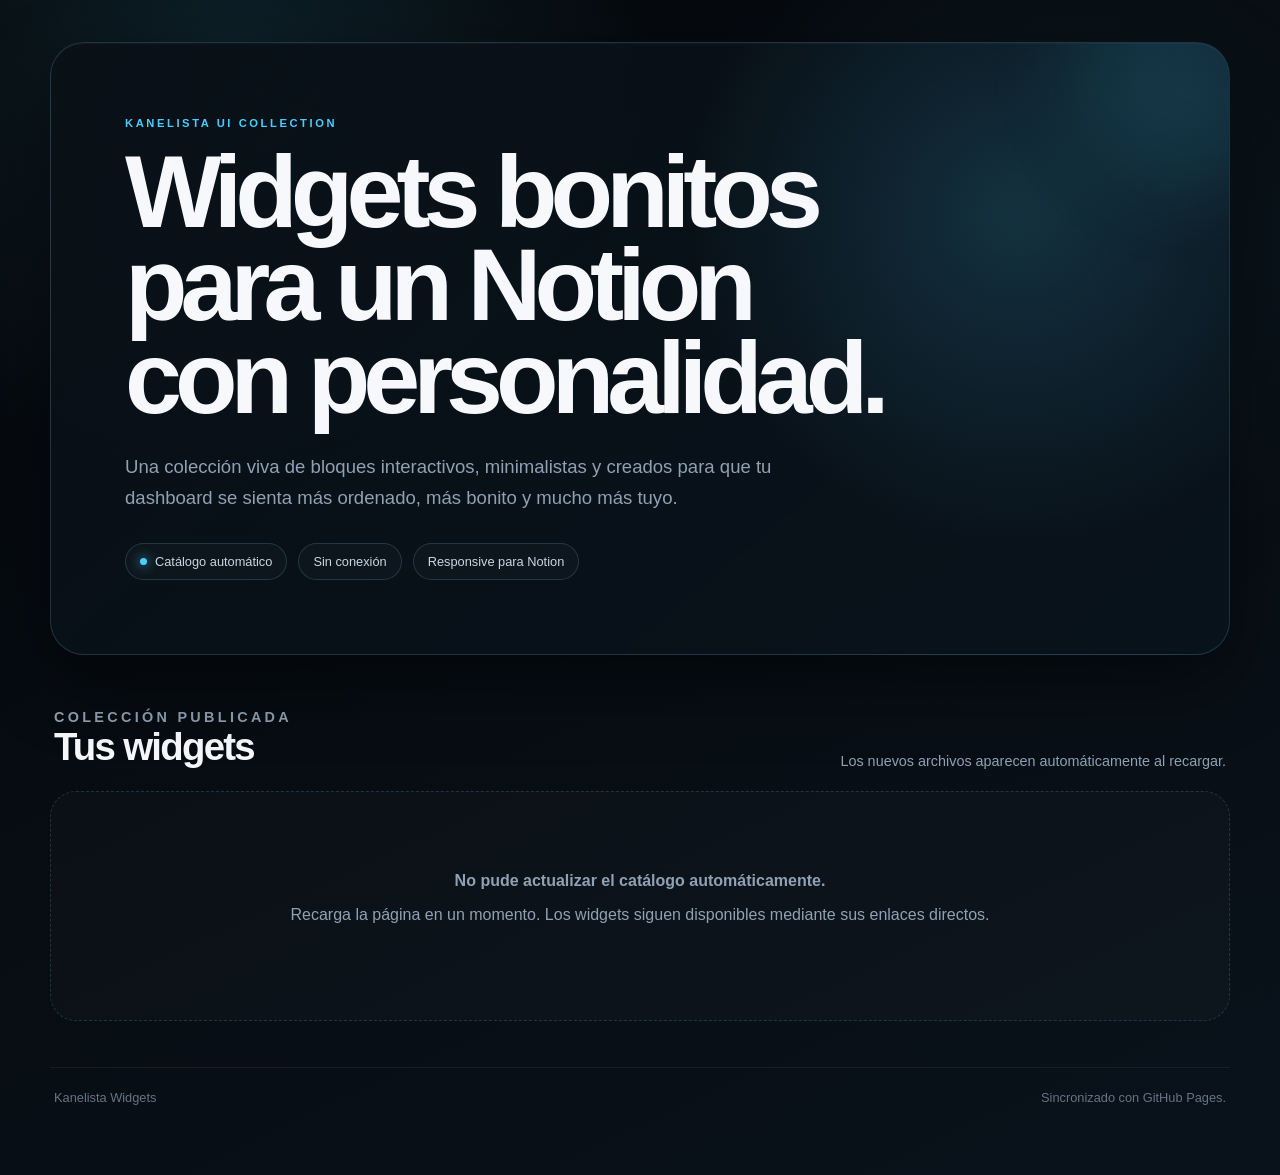
<file: index.html>
<!DOCTYPE html>
<html lang="es">
<head>
  <meta charset="UTF-8">
  <meta name="viewport" content="width=device-width, initial-scale=1.0">
  <meta name="description" content="Kanelista Widgets — colección de widgets interactivos para Notion.">
  <title>Kanelista Widgets</title>

  <style>
    :root{
      --bg:#05070a;
      --bg2:#09121b;
      --panel:rgba(10,18,26,.78);
      --text:#f6f8fb;
      --muted:#8fa1b3;
      --cyan:#49cfff;
      --cyan-soft:#c1f2ff;
      --line:rgba(115,211,255,.18);
      --line-strong:rgba(115,211,255,.38);
      --glow:rgba(73,207,255,.16);
    }

    *{box-sizing:border-box}

    body{
      margin:0;
      min-height:100vh;
      color:var(--text);
      background:
        radial-gradient(circle at 18% 5%,rgba(73,207,255,.12),transparent 28%),
        radial-gradient(circle at 83% 18%,rgba(73,207,255,.07),transparent 26%),
        linear-gradient(155deg,var(--bg),var(--bg2));
      font-family:Inter,ui-sans-serif,-apple-system,BlinkMacSystemFont,"Segoe UI",sans-serif;
    }

    body::before{
      content:"";
      position:fixed;
      inset:0;
      pointer-events:none;
      opacity:.19;
      background-image:
        linear-gradient(rgba(255,255,255,.027) 1px,transparent 1px),
        linear-gradient(90deg,rgba(255,255,255,.027) 1px,transparent 1px);
      background-size:34px 34px;
      mask-image:linear-gradient(to bottom,black,transparent 88%);
    }

    .shell{
      width:min(1180px,calc(100% - 32px));
      margin:auto;
      padding:42px 0 70px;
    }

    .hero{
      position:relative;
      overflow:hidden;
      padding:clamp(34px,6vw,74px);
      border:1px solid var(--line);
      border-radius:34px;
      background:
        radial-gradient(circle at 82% 28%,rgba(73,207,255,.16),transparent 31%),
        linear-gradient(140deg,rgba(10,16,23,.95),rgba(9,20,29,.82));
      box-shadow:0 26px 75px rgba(0,0,0,.44),inset 0 1px 0 rgba(255,255,255,.035);
    }

    .hero::after{
      content:"";
      position:absolute;
      width:250px;
      height:250px;
      right:-100px;
      top:-110px;
      border-radius:50%;
      background:rgba(73,207,255,.14);
      filter:blur(45px);
    }

    .eyebrow{
      margin:0 0 16px;
      color:var(--cyan);
      font-size:.7rem;
      font-weight:820;
      letter-spacing:.23em;
      text-transform:uppercase;
    }

    h1{
      margin:0;
      max-width:850px;
      font-size:clamp(2.7rem,8vw,6.5rem);
      line-height:.91;
      letter-spacing:-.068em;
      text-wrap:balance;
    }

    .hero-copy{
      max-width:690px;
      margin:26px 0 0;
      color:var(--muted);
      font-size:clamp(1rem,2vw,1.16rem);
      line-height:1.7;
    }

    .meta{
      display:flex;
      flex-wrap:wrap;
      gap:11px;
      margin-top:29px;
    }

    .pill{
      display:inline-flex;
      align-items:center;
      gap:8px;
      padding:10px 14px;
      border:1px solid var(--line);
      border-radius:999px;
      color:#c8d7e4;
      background:rgba(255,255,255,.025);
      font-size:.8rem;
    }

    .live-dot{
      width:7px;
      height:7px;
      border-radius:50%;
      background:var(--cyan);
      box-shadow:0 0 12px var(--cyan);
    }

    .section-head{
      display:flex;
      justify-content:space-between;
      align-items:end;
      gap:20px;
      margin:54px 4px 22px;
    }

    .section-head h2{
      margin:0;
      font-size:clamp(1.7rem,3vw,2.4rem);
      letter-spacing:-.045em;
    }

    .section-head p{
      margin:0;
      color:var(--muted);
      font-size:.9rem;
    }

    .grid{
      display:grid;
      grid-template-columns:repeat(2,minmax(0,1fr));
      gap:18px;
    }

    .card{
      position:relative;
      min-height:264px;
      overflow:hidden;
      padding:26px;
      border:1px solid var(--line);
      border-radius:27px;
      background:
        radial-gradient(circle at 91% 13%,rgba(73,207,255,.11),transparent 28%),
        linear-gradient(145deg,rgba(13,23,33,.94),var(--panel));
      box-shadow:0 17px 42px rgba(0,0,0,.27),inset 0 1px 0 rgba(255,255,255,.025);
      animation:arrive .48s cubic-bezier(.2,.75,.25,1) both;
      transition:transform .28s ease,border-color .28s ease,box-shadow .28s ease;
    }

    .card:hover{
      transform:translateY(-5px);
      border-color:var(--line-strong);
      box-shadow:0 24px 50px rgba(0,0,0,.36),0 0 34px var(--glow);
    }

    .card-top{
      display:flex;
      justify-content:space-between;
      align-items:flex-start;
      gap:15px;
    }

    .icon{
      display:grid;
      place-items:center;
      width:54px;
      height:54px;
      border:1px solid rgba(193,242,255,.28);
      border-radius:18px;
      color:var(--cyan-soft);
      background:linear-gradient(145deg,rgba(73,207,255,.23),rgba(73,207,255,.055));
      box-shadow:0 0 20px rgba(73,207,255,.1),inset 0 0 17px rgba(73,207,255,.11);
      font-size:1.42rem;
    }

    .status{
      padding:7px 10px;
      border:1px solid rgba(73,207,255,.27);
      border-radius:999px;
      color:var(--cyan-soft);
      background:rgba(73,207,255,.085);
      font-size:.66rem;
      font-weight:820;
      letter-spacing:.1em;
      text-transform:uppercase;
    }

    .card h3{
      margin:29px 0 10px;
      font-size:1.53rem;
      letter-spacing:-.036em;
    }

    .card p{
      margin:0;
      min-height:52px;
      color:var(--muted);
      line-height:1.6;
      font-size:.93rem;
    }

    .actions{
      display:flex;
      align-items:center;
      justify-content:space-between;
      gap:14px;
      margin-top:28px;
    }

    .open{
      display:inline-flex;
      align-items:center;
      justify-content:center;
      min-height:44px;
      padding:0 16px;
      border:1px solid rgba(73,207,255,.31);
      border-radius:14px;
      color:#effcff;
      background:linear-gradient(145deg,rgba(73,207,255,.19),rgba(73,207,255,.075));
      text-decoration:none;
      font-size:.89rem;
      font-weight:760;
      transition:transform .2s ease,background .2s ease;
    }

    .open:hover{
      transform:translateX(3px);
      background:linear-gradient(145deg,rgba(73,207,255,.28),rgba(73,207,255,.11));
    }

    .filename{
      overflow:hidden;
      color:#667687;
      font-size:.75rem;
      text-overflow:ellipsis;
      white-space:nowrap;
    }

    .state{
      display:grid;
      place-items:center;
      min-height:230px;
      padding:32px;
      border:1px dashed var(--line);
      border-radius:26px;
      color:var(--muted);
      text-align:center;
      background:rgba(255,255,255,.018);
    }

    .loader{
      display:flex;
      gap:7px;
      margin-bottom:16px;
    }

    .loader span{
      width:8px;
      height:8px;
      border-radius:50%;
      background:var(--cyan);
      animation:dots .8s ease-in-out infinite alternate;
    }

    .loader span:nth-child(2){animation-delay:.16s}
    .loader span:nth-child(3){animation-delay:.32s}

    footer{
      display:flex;
      justify-content:space-between;
      gap:16px;
      margin-top:46px;
      padding:22px 4px 0;
      border-top:1px solid rgba(255,255,255,.06);
      color:#657484;
      font-size:.8rem;
    }

    @keyframes dots{to{transform:translateY(-8px);opacity:.42}}
    @keyframes arrive{
      from{opacity:0;transform:translateY(14px);filter:blur(4px)}
      to{opacity:1;transform:translateY(0);filter:blur(0)}
    }

    @media(max-width:820px){
      .grid{grid-template-columns:1fr}
    }

    @media(max-width:560px){
      .shell{
        width:min(100% - 20px,1180px);
        padding-top:10px;
      }

      .hero{
        padding:31px 22px;
        border-radius:24px;
      }

      .section-head{
        align-items:flex-start;
        flex-direction:column;
      }

      .card{
        min-height:auto;
        padding:22px;
        border-radius:22px;
      }

      footer{flex-direction:column}
    }

    @media(prefers-reduced-motion:reduce){
      .card,.loader span{animation:none}
    }
  </style>
</head>

<body>
  <main class="shell">
    <section class="hero">
      <p class="eyebrow">Kanelista UI Collection</p>
      <h1>Widgets bonitos para un Notion con personalidad.</h1>
      <p class="hero-copy">
        Una colección viva de bloques interactivos, minimalistas y creados para que tu dashboard
        se sienta más ordenado, más bonito y mucho más tuyo.
      </p>

      <div class="meta">
        <span class="pill"><span class="live-dot"></span> Catálogo automático</span>
        <span class="pill" id="widgetCount">Buscando widgets…</span>
        <span class="pill">Responsive para Notion</span>
      </div>
    </section>

    <div class="section-head">
      <div>
        <p class="eyebrow">Colección publicada</p>
        <h2>Tus widgets</h2>
      </div>
      <p>Los nuevos archivos aparecen automáticamente al recargar.</p>
    </div>

    <section id="catalog">
      <div class="state">
        <div>
          <div class="loader"><span></span><span></span><span></span></div>
          Leyendo el repositorio…
        </div>
      </div>
    </section>

    <footer>
      <span>Kanelista Widgets</span>
      <span>Sincronizado con GitHub Pages.</span>
    </footer>
  </main>

  <script>
    const OWNER = "pwbzk8zz5j-sudo";
    const REPOSITORY = "WidgetsKanelista";
    const API_URL = `https://api.github.com/repos/${OWNER}/${REPOSITORY}/contents/`;

    // Nunca se mostrarán como widgets.
    const EXCLUDED_FILES = new Set([
      "index.html",
      "callback.html",
      "404.html"
    ]);

    // Información bonita para los widgets conocidos.
    // Los widgets nuevos que no estén aquí también aparecen, con datos automáticos.
    const WIDGET_INFO = {
      "inicio.html": {
        title: "Inicio",
        icon: "⌂",
        description: "Bienvenida principal para abrir el dashboard con una identidad visual clara."
      },
      "centro.html": {
        title: "Separador interactivo",
        icon: "✦",
        description: "Bloque decorativo con núcleo animado, luz reactiva y mensajes que cambian al tocarlo."
      },
      "spotify.html": {
        title: "Now Playing",
        icon: "♫",
        description: "Cierre ambiental conectado a Spotify con portada, vinilo y reproducción actual."
      },
      "agenda.html": {
        title: "Agenda",
        icon: "◷",
        description: "Una vista elegante para acompañar la organización de tu día."
      },
      "proyectos.html": {
        title: "Proyectos",
        icon: "◇",
        description: "Un bloque visual para acompañar el avance de tus proyectos."
      },
      "clientes.html": {
        title: "Clientes",
        icon: "◎",
        description: "Una entrada limpia y visual para tu espacio de clientes."
      },
      "ideas.html": {
        title: "Caja de ideas",
        icon: "✧",
        description: "Un rincón visual para inspiración, notas y pensamientos."
      },
      "calendario.html": {
        title: "Calendario",
        icon: "□",
        description: "Fecha y planificación dentro de la colección Kanelista."
      }
    };

    const catalog = document.getElementById("catalog");
    const widgetCount = document.getElementById("widgetCount");

    function prettifyFilename(filename) {
      return filename
        .replace(/\.html$/i, "")
        .replace(/[-_]+/g, " ")
        .replace(/\b\w/g, letter => letter.toUpperCase());
    }

    function genericIcon(filename) {
      const icons = ["✦", "◇", "○", "◌", "✧", "↗"];
      let total = 0;

      for (const character of filename) {
        total += character.charCodeAt(0);
      }

      return icons[total % icons.length];
    }

    function buildCard(file, index) {
      const info = WIDGET_INFO[file.name] || {
        title: prettifyFilename(file.name),
        icon: genericIcon(file.name),
        description: "Widget interactivo de la colección Kanelista."
      };

      const article = document.createElement("article");
      article.className = "card";
      article.style.animationDelay = `${Math.min(index * 70, 420)}ms`;

      article.innerHTML = `
        <div class="card-top">
          <div class="icon" aria-hidden="true">${info.icon}</div>
          <span class="status">Live</span>
        </div>

        <h3>${info.title}</h3>
        <p>${info.description}</p>

        <div class="actions">
          <a class="open" href="${encodeURI(file.path)}">Abrir widget&nbsp; ↗</a>
          <span class="filename">${file.name}</span>
        </div>
      `;

      return article;
    }

    function renderWidgets(files) {
      const widgets = files
        .filter(file =>
          file.type === "file" &&
          file.name.toLowerCase().endsWith(".html") &&
          !EXCLUDED_FILES.has(file.name.toLowerCase())
        )
        .sort((a, b) => {
          const preferred = ["inicio.html", "centro.html", "spotify.html"];
          const aIndex = preferred.indexOf(a.name.toLowerCase());
          const bIndex = preferred.indexOf(b.name.toLowerCase());

          if (aIndex !== -1 || bIndex !== -1) {
            if (aIndex === -1) return 1;
            if (bIndex === -1) return -1;
            return aIndex - bIndex;
          }

          return a.name.localeCompare(b.name, "es");
        });

      widgetCount.textContent = `${widgets.length} ${widgets.length === 1 ? "widget publicado" : "widgets publicados"}`;

      if (!widgets.length) {
        catalog.innerHTML = `
          <div class="state">
            No encontré archivos de widgets en la raíz del repositorio.
          </div>
        `;
        return;
      }

      const grid = document.createElement("div");
      grid.className = "grid";

      widgets.forEach((file, index) => {
        grid.appendChild(buildCard(file, index));
      });

      catalog.replaceChildren(grid);
    }

    async function loadWidgets() {
      try {
        const response = await fetch(API_URL, {
          headers: {
            "Accept": "application/vnd.github+json",
            "X-GitHub-Api-Version": "2022-11-28"
          }
        });

        if (!response.ok) {
          throw new Error(`GitHub respondió ${response.status}`);
        }

        const files = await response.json();

        if (!Array.isArray(files)) {
          throw new Error("La respuesta del repositorio no tiene el formato esperado.");
        }

        renderWidgets(files);
      } catch (error) {
        console.error(error);
        widgetCount.textContent = "Sin conexión";

        catalog.innerHTML = `
          <div class="state">
            <div>
              <strong>No pude actualizar el catálogo automáticamente.</strong>
              <p>Recarga la página en un momento. Los widgets siguen disponibles mediante sus enlaces directos.</p>
            </div>
          </div>
        `;
      }
    }

    loadWidgets();
  </script>
</body>
</html>
</file>
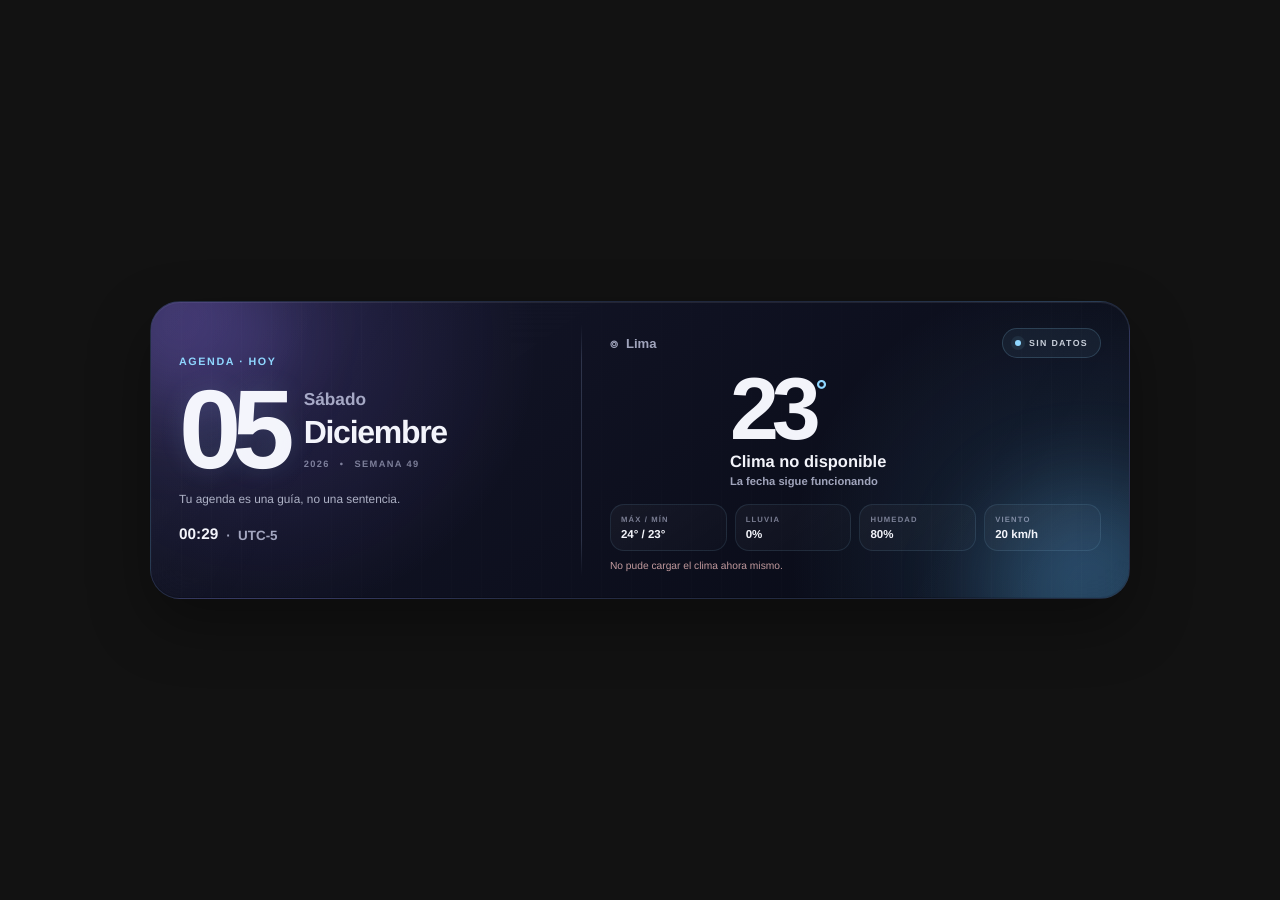
<file: agenda.html>
<!DOCTYPE html>
<html lang="es">
<head>
  <meta charset="UTF-8" />
  <meta name="viewport" content="width=device-width, initial-scale=1.0" />
  <meta name="color-scheme" content="dark" />
  <title>Kanelista · Agenda</title>
  <link rel="stylesheet" href="agenda.css?v=20260717-3" />
  <script src="agenda.js?v=20260717-3" defer></script>
</head>
<body>
  <main class="widget-shell">
    <article class="agenda-card" id="agendaCard" data-period="night">
      <span class="glow glow-left" aria-hidden="true"></span>
      <span class="glow glow-right" aria-hidden="true"></span>

      <section class="date-side" aria-label="Fecha actual">
        <p class="eyebrow">AGENDA · HOY</p>

        <div class="date-main">
          <div class="date-big">
            <span class="day-number" id="dayNumber">17</span>
          </div>

          <div class="date-meta">
            <p class="weekday" id="weekday">Viernes</p>
            <p class="month" id="month">Julio</p>
            <p class="yearline">
              <span id="year">2026</span>
              <span class="dot">•</span>
              <span id="weekLabel">Semana 29</span>
            </p>
          </div>
        </div>

        <p class="message" id="message">Organiza tu día sin ahogarte en él.</p>

        <div class="date-bottom">
          <span class="time" id="clock">22:46</span>
          <span class="sep">·</span>
          <span class="timezone" id="timezoneLabel">UTC−5</span>
        </div>
      </section>

      <div class="divider" aria-hidden="true"></div>

      <section class="weather-side" aria-label="Clima actual">
        <div class="weather-top">
          <button class="location" id="locationButton" type="button" title="Usar mi ubicación">
            <span class="pin">⌾</span>
            <span id="locationName">Lima</span>
          </button>

          <span class="live-pill">
            <span class="live-dot"></span>
            <span id="updatedLabel">AHORA</span>
          </span>
        </div>

        <div class="weather-main">
          <div class="icon-wrap" id="weatherIcon" aria-hidden="true"></div>

          <div class="weather-text">
            <div class="temp-line">
              <span class="temp" id="temperature">23</span>
              <span class="temp-degree">°</span>
            </div>
            <p class="condition" id="condition">Cielo despejado</p>
            <p class="feels-like" id="feelsLike">Sensación térmica 23°</p>
          </div>
        </div>

        <div class="weather-chips">
          <div class="chip">
            <span class="chip-label">Máx / mín</span>
            <strong id="highLow">24° / 23°</strong>
          </div>

          <div class="chip">
            <span class="chip-label">Lluvia</span>
            <strong id="rainChance">0%</strong>
          </div>

          <div class="chip">
            <span class="chip-label">Humedad</span>
            <strong id="humidity">80%</strong>
          </div>

          <div class="chip">
            <span class="chip-label">Viento</span>
            <strong id="wind">20 km/h</strong>
          </div>
        </div>

        <p class="weather-error" id="weatherError" hidden>
          No pude cargar el clima ahora mismo.
        </p>
      </section>
    </article>
  </main>
</body>
</html>
</file>
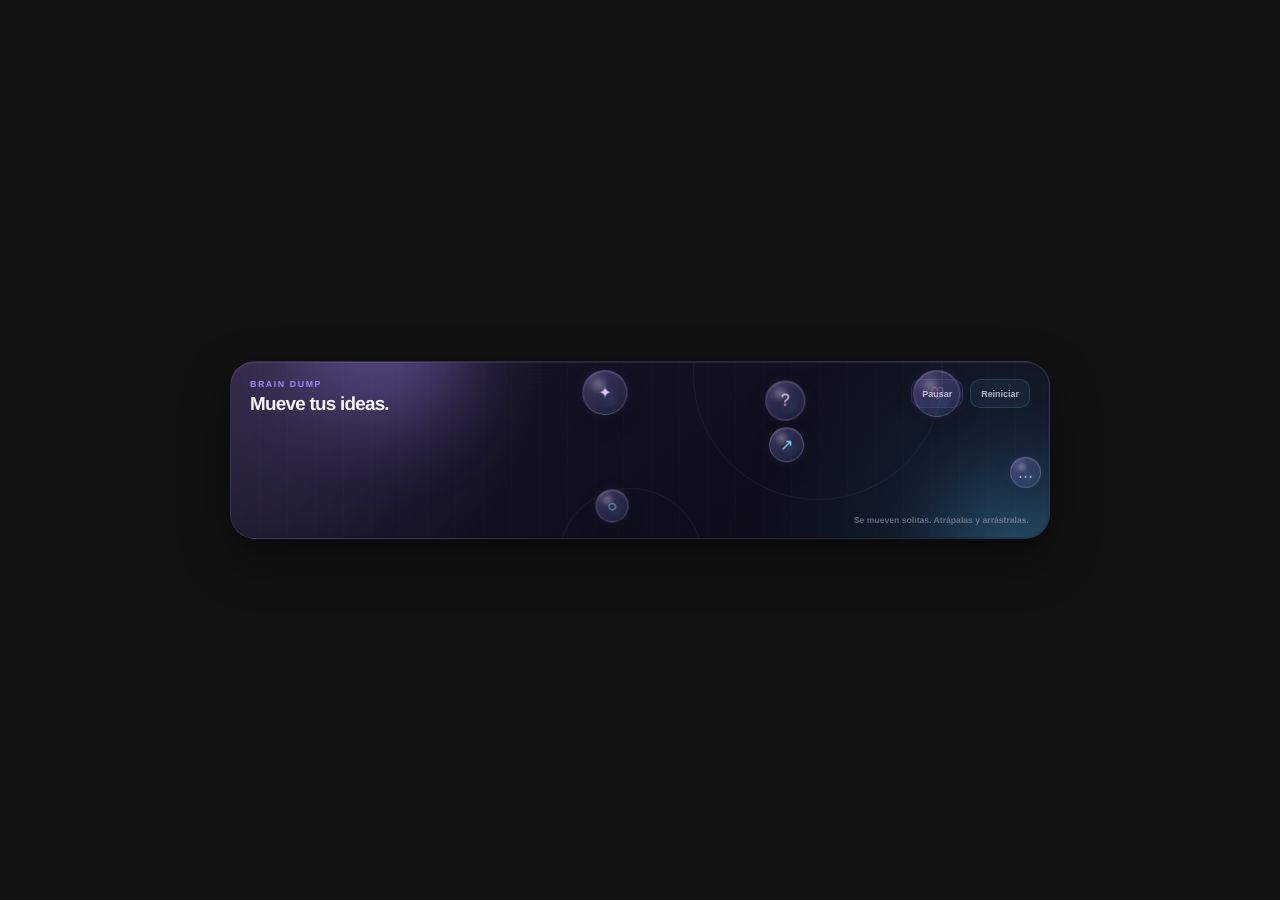
<file: braindump.html>
<!DOCTYPE html>
<html lang="es">
<head>
  <meta charset="UTF-8" />
  <meta name="viewport" content="width=device-width, initial-scale=1.0" />
  <meta name="color-scheme" content="dark" />
  <meta name="theme-color" content="transparent" />

  <title>Kanelista · Brain Dump Fidget</title>

  <link rel="stylesheet" href="braindump.css?v=20260718-3" />
  <script src="braindump.js?v=20260718-3" defer></script>
</head>

<body>
  <main class="widget-shell">
    <article class="fidget-card" id="fidgetCard" aria-label="Widget decorativo para pensar">
      <span class="ambient ambient-one" aria-hidden="true"></span>
      <span class="ambient ambient-two" aria-hidden="true"></span>

      <header class="widget-header">
        <div>
          <p class="eyebrow">BRAIN DUMP</p>
          <h1>Mueve tus ideas.</h1>
        </div>

        <div class="header-actions">
          <button class="pause-button" id="pauseButton" type="button">
            Pausar
          </button>

          <button class="reset-button" id="resetButton" type="button">
            Reiniciar
          </button>
        </div>
      </header>

      <section class="playground" id="playground" aria-label="Zona interactiva">
        <div class="orbit orbit-one" aria-hidden="true"></div>
        <div class="orbit orbit-two" aria-hidden="true"></div>

        <button class="thought thought-a" type="button" data-symbol="✦" aria-label="Idea">
          <span>✦</span>
        </button>

        <button class="thought thought-b" type="button" data-symbol="○" aria-label="Pensamiento">
          <span>○</span>
        </button>

        <button class="thought thought-c" type="button" data-symbol="?" aria-label="Duda">
          <span>?</span>
        </button>

        <button class="thought thought-d" type="button" data-symbol="↗" aria-label="Pendiente">
          <span>↗</span>
        </button>

        <button class="thought thought-e" type="button" data-symbol="♡" aria-label="Algo personal">
          <span>♡</span>
        </button>

        <button class="thought thought-f" type="button" data-symbol="…" aria-label="Idea suelta">
          <span>…</span>
        </button>

        <p class="hint" id="hint">Se mueven solitas. Atrápalas y arrástralas.</p>
      </section>
    </article>
  </main>
</body>
</html>
</file>
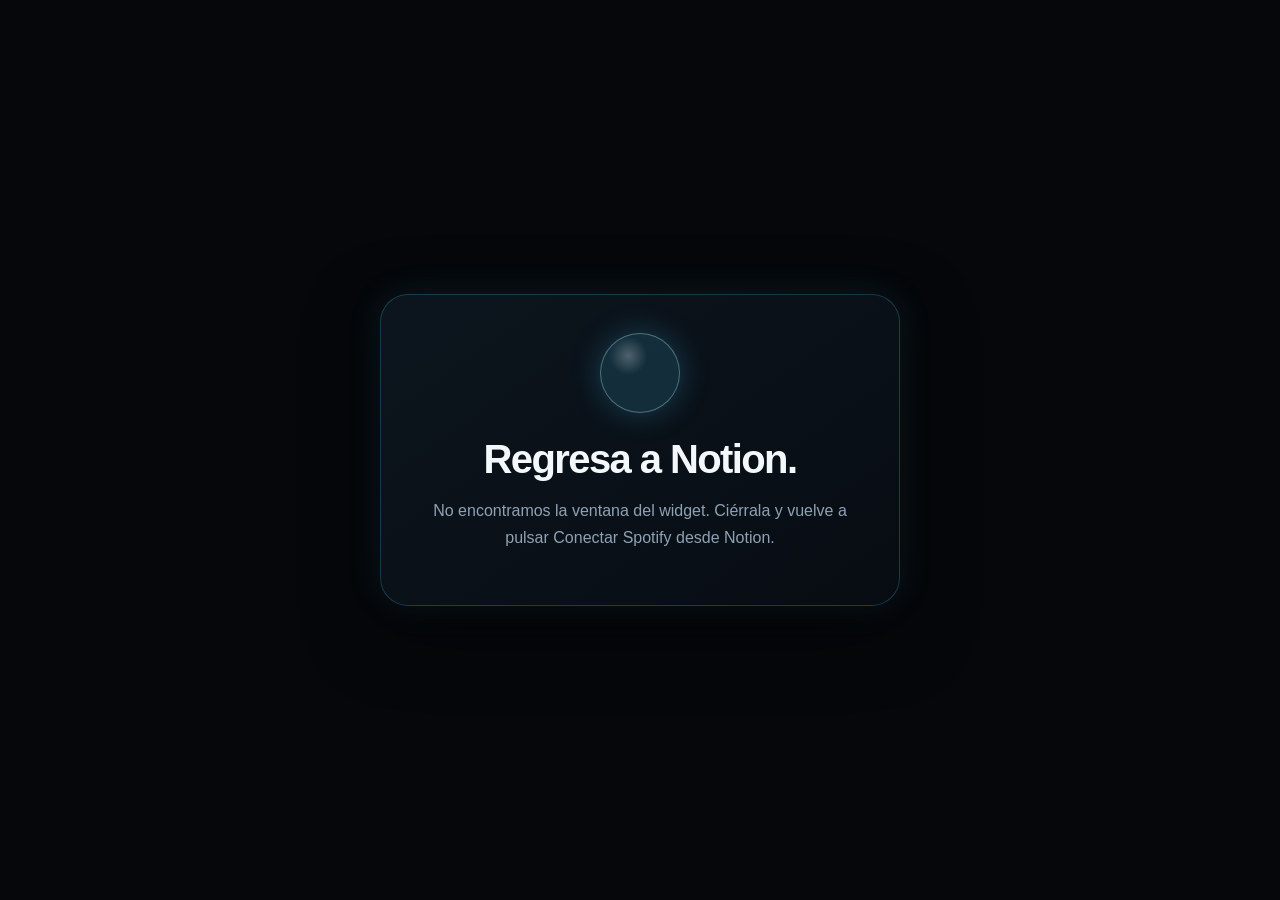
<file: callback.html>
<!DOCTYPE html>
<html lang="es">
<head>
  <meta charset="UTF-8">
  <meta name="viewport" content="width=device-width, initial-scale=1.0">
  <meta name="color-scheme" content="dark">
  <title>Conectando Spotify…</title>

  <style>
    *{box-sizing:border-box}

    body{
      margin:0;
      min-height:100vh;
      display:grid;
      place-items:center;
      padding:24px;
      background:#05070a;
      color:#f5f8fb;
      font-family:Inter,-apple-system,BlinkMacSystemFont,"Segoe UI",sans-serif;
    }

    main{
      width:min(520px,100%);
      padding:38px;
      border:1px solid rgba(73,207,255,.22);
      border-radius:28px;
      text-align:center;
      background:linear-gradient(145deg,rgba(13,22,31,.95),rgba(7,13,19,.95));
      box-shadow:0 24px 70px rgba(0,0,0,.5),0 0 35px rgba(73,207,255,.12);
    }

    .orb{
      width:80px;
      height:80px;
      margin:0 auto 24px;
      border:1px solid rgba(185,239,255,.35);
      border-radius:50%;
      background:
        radial-gradient(circle at 35% 28%,rgba(255,255,255,.25),transparent 25%),
        rgba(73,207,255,.15);
      box-shadow:0 0 30px rgba(73,207,255,.25);
      animation:pulse 1.7s ease-in-out infinite;
    }

    h1{
      margin:0;
      font-size:clamp(1.7rem,6vw,2.5rem);
      letter-spacing:-.04em;
    }

    p{
      color:#8fa2b5;
      line-height:1.65;
    }

    a{color:#b9efff}

    @keyframes pulse{
      50%{
        transform:scale(1.08);
        box-shadow:0 0 46px rgba(73,207,255,.38);
      }
    }
  </style>
</head>

<body>
  <main>
    <div class="orb"></div>
    <h1 id="title">Terminando la conexión…</h1>
    <p id="message">Esta ventana se cerrará automáticamente.</p>
  </main>

  <script>
    const APP_ORIGIN = "https://pwbzk8zz5j-sudo.github.io";
    const params = new URLSearchParams(window.location.search);

    const payload = {
      type: "kanelista_spotify_callback",
      code: params.get("code"),
      state: params.get("state"),
      error: params.get("error")
    };

    const title = document.getElementById("title");
    const message = document.getElementById("message");

    function showFallback() {
      title.textContent = payload.error
        ? "No se pudo conectar."
        : "Regresa a Notion.";

      message.innerHTML = payload.error
        ? "Spotify canceló o rechazó la conexión. Puedes cerrar esta ventana."
        : "No encontramos la ventana del widget. Ciérrala y vuelve a pulsar Conectar Spotify desde Notion.";
    }

    if (window.opener && !window.opener.closed) {
      try {
        window.opener.postMessage(payload, APP_ORIGIN);

        title.textContent = payload.error
          ? "Conexión cancelada."
          : "¡Spotify conectado!";

        message.textContent = payload.error
          ? "Puedes cerrar esta ventana."
          : "Volviendo al widget…";

        setTimeout(() => window.close(), 700);
      } catch (error) {
        console.error(error);
        showFallback();
      }
    } else {
      showFallback();
    }
  </script>
</body>
</html>
</file>
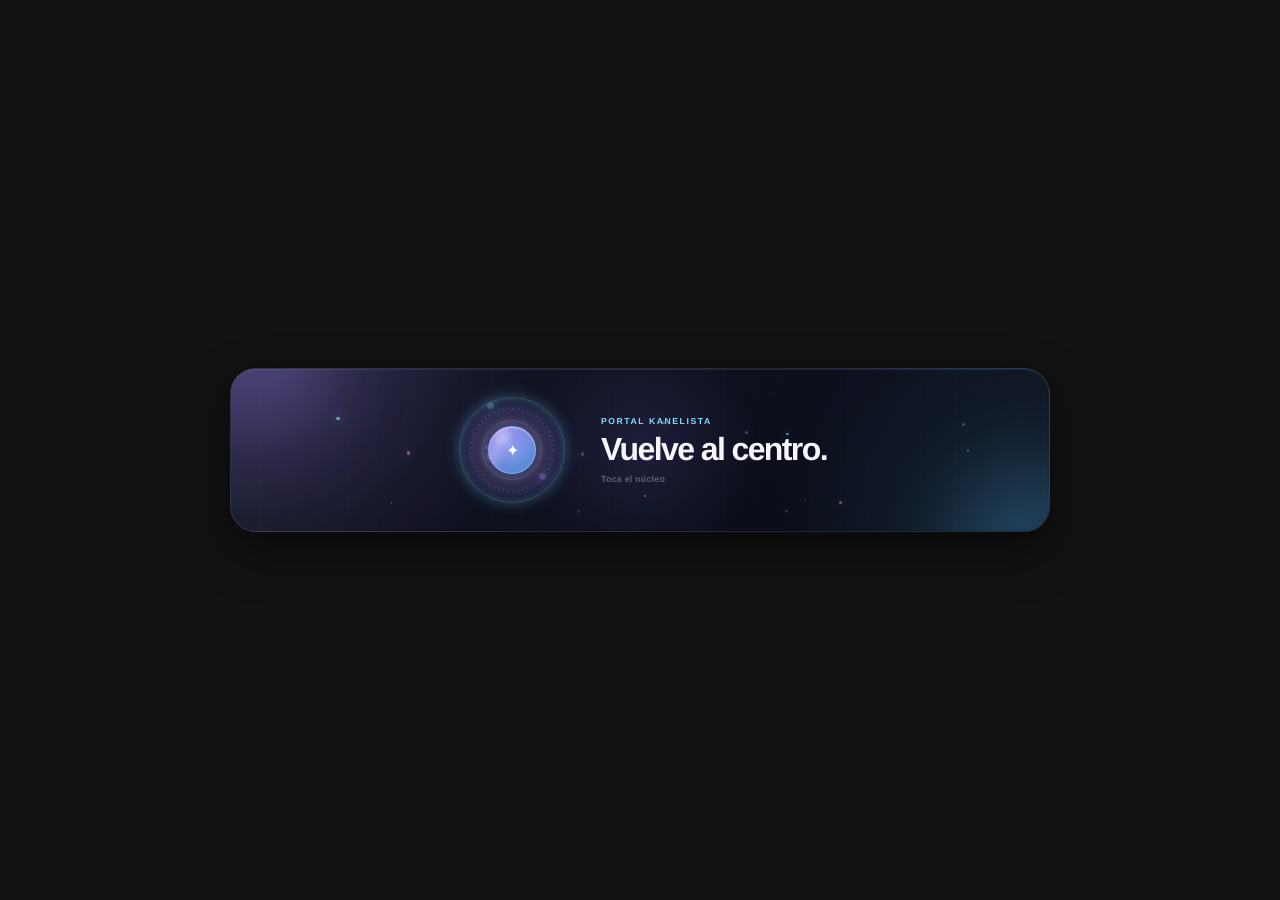
<file: centro.html>
<!DOCTYPE html>
<html lang="es">
<head>
  <meta charset="UTF-8" />
  <meta name="viewport" content="width=device-width, initial-scale=1.0" />
  <meta name="color-scheme" content="dark" />
  <meta name="theme-color" content="transparent" />

  <title>Kanelista · Portal</title>

  <link rel="stylesheet" href="centro.css?v=20260718-1" />
  <script src="centro.js?v=20260718-1" defer></script>
</head>

<body>
  <main class="widget-shell">
    <article class="portal-card" id="portalCard" aria-label="Portal Kanelista">
      <span class="ambient ambient-left" aria-hidden="true"></span>
      <span class="ambient ambient-right" aria-hidden="true"></span>

      <div class="particle-field" id="particleField" aria-hidden="true"></div>

      <section class="portal-stage">
        <button class="portal" id="portalButton" type="button" aria-label="Activar portal">
          <span class="ring ring-one"></span>
          <span class="ring ring-two"></span>
          <span class="ring ring-three"></span>

          <span class="portal-glow"></span>
          <span class="portal-core">
            <span class="core-shine"></span>
            <span class="core-symbol">✦</span>
          </span>

          <span class="pulse pulse-one"></span>
          <span class="pulse pulse-two"></span>
        </button>

        <div class="portal-copy">
          <p class="eyebrow">PORTAL KANELISTA</p>
          <h1 id="portalMessage">Vuelve al centro.</h1>
          <p class="hint">Toca el núcleo</p>
        </div>
      </section>
    </article>
  </main>
</body>
</html>
</file>
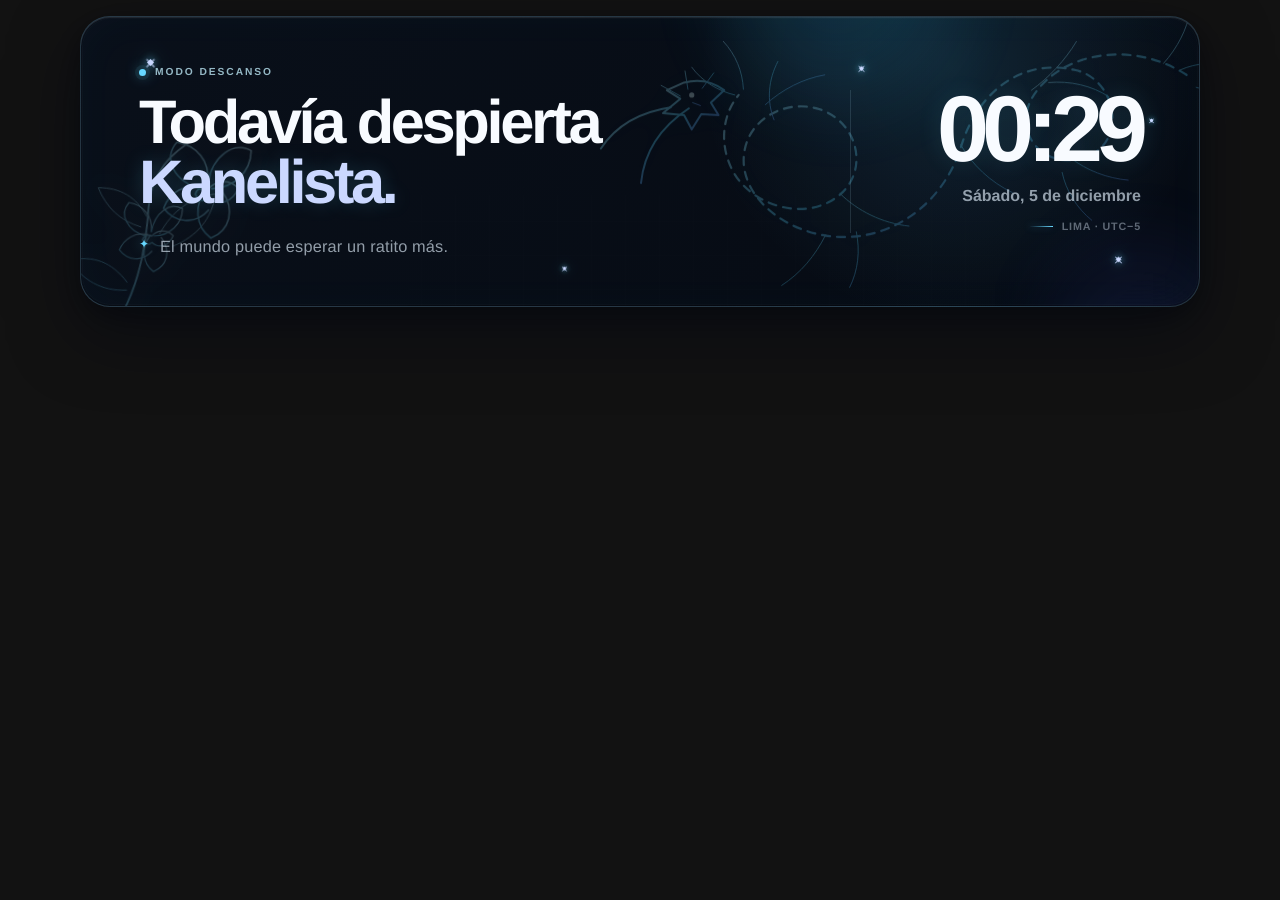
<file: inicio.html>
<!DOCTYPE html>
<html lang="es">
<head>
  <meta charset="UTF-8" />
  <meta name="viewport" content="width=device-width, initial-scale=1.0" />
  <meta name="color-scheme" content="dark" />
  <meta name="theme-color" content="transparent" />
  <title>Kanelista — Inicio</title>
  <link rel="stylesheet" href="inicio.css?v=20260717-3" />
  <script src="inicio.js?v=20260717-3" defer></script>
</head>
<body>
  <main class="start-widget" id="startWidget" data-period="night" aria-live="polite">
    <div class="glass-shine" aria-hidden="true"></div>
    <div class="aurora aurora-one" aria-hidden="true"></div>
    <div class="aurora aurora-two" aria-hidden="true"></div>

    <div class="art-layer" aria-hidden="true">
      <svg class="dragon-art" viewBox="0 0 700 330" role="img">
        <defs>
          <linearGradient id="dragonStroke" x1="0" y1="0" x2="1" y2="1">
            <stop offset="0" stop-color="#bff4ff" />
            <stop offset="0.52" stop-color="#55d6ff" />
            <stop offset="1" stop-color="#7186ff" />
          </linearGradient>
        </defs>
        <g fill="none" stroke="url(#dragonStroke)" stroke-linecap="round" stroke-linejoin="round">
          <path class="dragon-main" d="M640 75c-54-35-124-25-156 16-31 39 4 84 48 71 47-14 36-82-8-92-61-14-104 29-119 78-18 61-75 105-142 95-50-8-92-46-85-88 6-36 45-55 79-44 40 14 51 63 21 89-34 29-89 13-110-21-16-26-15-60 4-83"/>
          <path d="M168 96c-17-4-34-14-45-29m54 23c-1-19-8-36-21-50m44 66c18-16 39-27 62-31m-53 47c-8-20-6-42 4-61"/>
          <path d="M478 91c18-13 35-31 47-51m-29 43c22-2 45 3 63 15m-40 64c17 13 38 21 60 23m-69-8c4 19 15 37 31 50"/>
          <path d="M616 63c15-17 24-35 28-55m-11 62c18-8 37-9 55-4m-38 22c19 4 34 15 44 30"/>
          <path class="dragon-head" d="M157 91c-12-9-27-12-42-8l-18 8 14 9-18 15 22 2 8 15 10-16 18 1-8-13 14-13Z"/>
          <path d="M111 97 91 86m28 4-3-19m18 18 12-16m-22 31 8 3"/>
          <circle cx="123" cy="96" r="2.7" fill="#d9f9ff" stroke="none"/>
          <path d="M278 199c18 18 44 31 72 34m54-85c12 21 31 39 54 50m-195 44c-11 22-26 40-46 53m78-56c4 20 2 40-7 58"/>
          <path class="dragon-whisker" d="M101 109c-34 5-57 19-73 43m92-42c-32 21-47 48-50 78"/>
        </g>
      </svg>

      <svg class="orchid-art" viewBox="0 0 330 260" role="img">
        <defs>
          <linearGradient id="orchidStroke" x1="0" y1="1" x2="1" y2="0">
            <stop offset="0" stop-color="#5ad9ff" />
            <stop offset="1" stop-color="#c9f6ff" />
          </linearGradient>
        </defs>
        <g fill="none" stroke="url(#orchidStroke)" stroke-linecap="round" stroke-linejoin="round">
          <path class="orchid-stem" d="M39 249c49-45 65-104 72-163 5-39 29-61 59-76"/>
          <path d="M81 179c-29 0-49-14-63-37 27-5 48 4 64 28m19-62c-23-8-38-24-46-47 25 1 43 13 53 35m14 21c16-26 38-40 66-42-6 28-23 47-52 57"/>
          <g class="orchid-flower" transform="translate(172 27)">
            <path d="M0 42C-31 31-42 5-25-13-2-8 11 10 8 34"/>
            <path d="M8 35C15 4 40-11 59 1 57 26 37 42 12 42"/>
            <path d="M6 40c-16 20-15 44 2 58 22-8 30-31 15-53"/>
            <path d="M2 39c-19-5-38 4-46 22 12 18 35 21 51 5"/>
            <path d="M8 42c10-10 25-10 34 1-7 15-23 20-34 9-7 5-13 2-15-5 2-6 8-9 15-5Z"/>
          </g>
          <g class="orchid-flower small" transform="translate(107 89) scale(.72)">
            <path d="M0 42C-31 31-42 5-25-13-2-8 11 10 8 34"/>
            <path d="M8 35C15 4 40-11 59 1 57 26 37 42 12 42"/>
            <path d="M6 40c-16 20-15 44 2 58 22-8 30-31 15-53"/>
            <path d="M2 39c-19-5-38 4-46 22 12 18 35 21 51 5"/>
            <path d="M8 42c10-10 25-10 34 1-7 15-23 20-34 9-7 5-13 2-15-5 2-6 8-9 15-5Z"/>
          </g>
        </g>
      </svg>
    </div>

    <div class="spark spark-one" aria-hidden="true"></div>
    <div class="spark spark-two" aria-hidden="true"></div>
    <div class="spark spark-three" aria-hidden="true"></div>
    <div class="spark spark-four" aria-hidden="true"></div>
    <div class="spark spark-five" aria-hidden="true"></div>

    <section class="welcome-block">
      <div class="mini-label">
        <span class="live-dot" aria-hidden="true"></span>
        <span id="periodLabel">MODO NOCHE</span>
      </div>

      <h1 class="greeting">
        <span id="greeting">Buenas noches</span>
        <span class="kanelista">Kanelista.</span>
      </h1>

      <div class="hourly-message" id="messageWrap">
        <span class="message-star" aria-hidden="true">✦</span>
        <p id="message">Cargando una frase para ti…</p>
      </div>
    </section>

    <section class="time-block" aria-label="Hora y fecha en Lima">
      <div class="clock" id="clock">08:00</div>
      <div class="date" id="date">Viernes, 17 de julio</div>
      <div class="location">
        <span class="location-line" aria-hidden="true"></span>
        Lima · UTC−5
      </div>
    </section>
  </main>
</body>
</html>
</file>
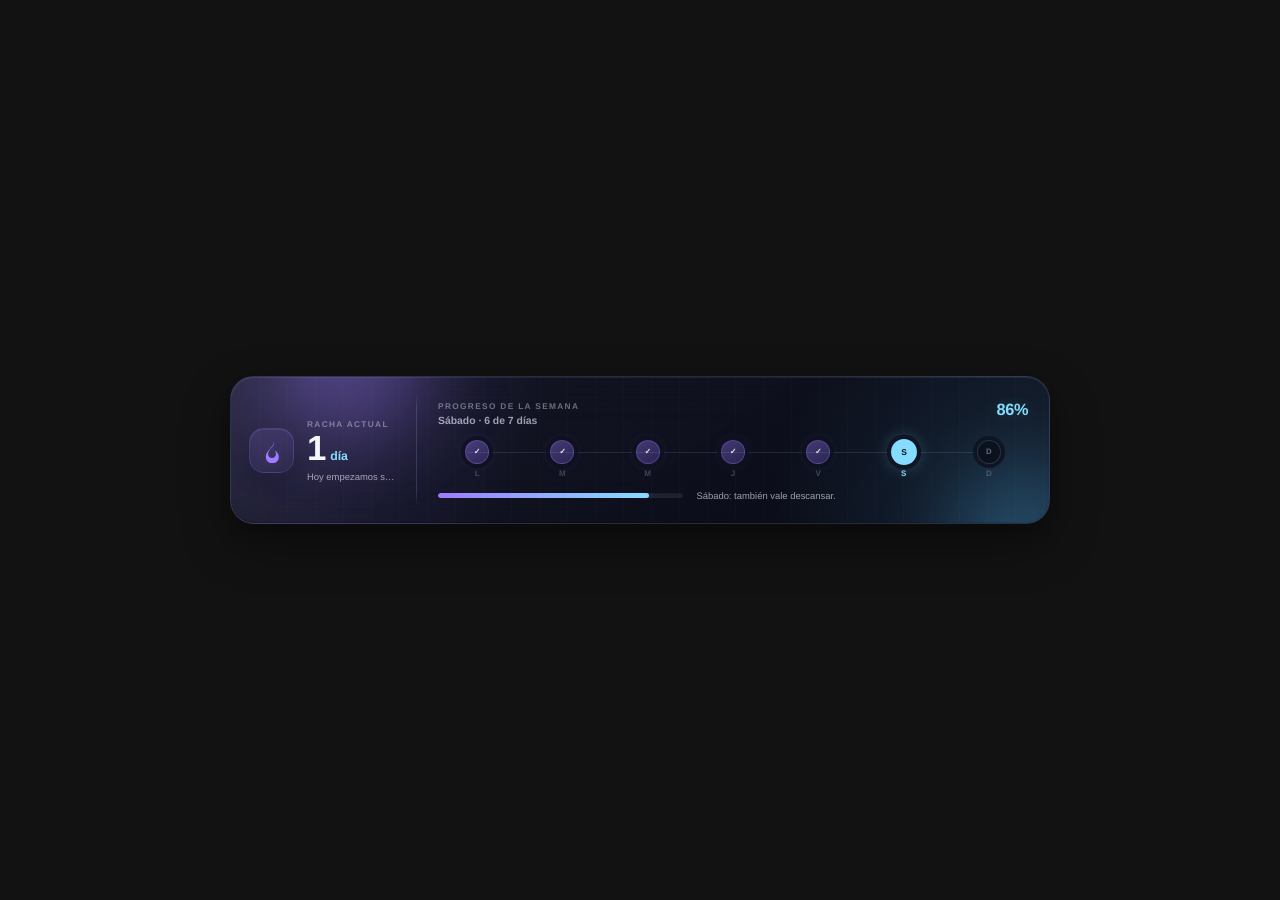
<file: racha.html>
<!DOCTYPE html>
<html lang="es">
<head>
  <meta charset="UTF-8" />
  <meta name="viewport" content="width=device-width, initial-scale=1.0" />
  <meta name="color-scheme" content="dark" />
  <meta name="theme-color" content="transparent" />

  <title>Kanelista · Racha semanal</title>

  <link rel="stylesheet" href="racha.css?v=20260718-1" />
  <script src="racha.js?v=20260718-1" defer></script>
</head>

<body>
  <main class="widget-shell">
    <article class="week-card" id="weekCard">
      <span class="ambient ambient-one" aria-hidden="true"></span>
      <span class="ambient ambient-two" aria-hidden="true"></span>

      <section class="streak-summary" aria-label="Resumen de la semana">
        <div class="streak-icon" aria-hidden="true">
          <svg viewBox="0 0 48 48">
            <path d="M27.8 4.6c1.4 6.5-1.6 9.8-5.1 13.4-3.1 3.2-6.5 6.8-6.5 12.3 0 4.2 3.5 7.7 7.8 7.7 4.5 0 8.1-3.4 8.1-8 0-2.3-.8-4.5-2.5-6.7 4.9 2.4 8.1 7.3 8.1 12.8 0 7.1-5.8 12.8-13 12.8S11.6 43.2 11.6 36c0-7.6 4.5-12.4 8.5-16.7 4.4-4.7 8.2-8.8 7.7-14.7Z"/>
          </svg>
        </div>

        <div class="streak-copy">
          <p class="eyebrow">RACHA ACTUAL</p>
          <div class="streak-value">
            <strong id="streakNumber">1</strong>
            <span id="streakUnit">día</span>
          </div>
          <p class="streak-note" id="streakNote">Hoy empezamos suave.</p>
        </div>
      </section>

      <div class="divider" aria-hidden="true"></div>

      <section class="week-progress" aria-label="Progreso semanal">
        <header class="progress-header">
          <div>
            <p class="eyebrow">PROGRESO DE LA SEMANA</p>
            <p class="progress-copy" id="progressCopy">Viernes · 5 de 7 días</p>
          </div>

          <strong class="progress-percent" id="progressPercent">71%</strong>
        </header>

        <div class="week-track" id="weekTrack" aria-label="Días de la semana"></div>

        <footer class="progress-footer">
          <div class="bar" aria-hidden="true">
            <span id="barFill"></span>
          </div>

          <p id="weekMessage">Ya cruzaste la mitad de la semana.</p>
        </footer>
      </section>
    </article>
  </main>
</body>
</html>
</file>
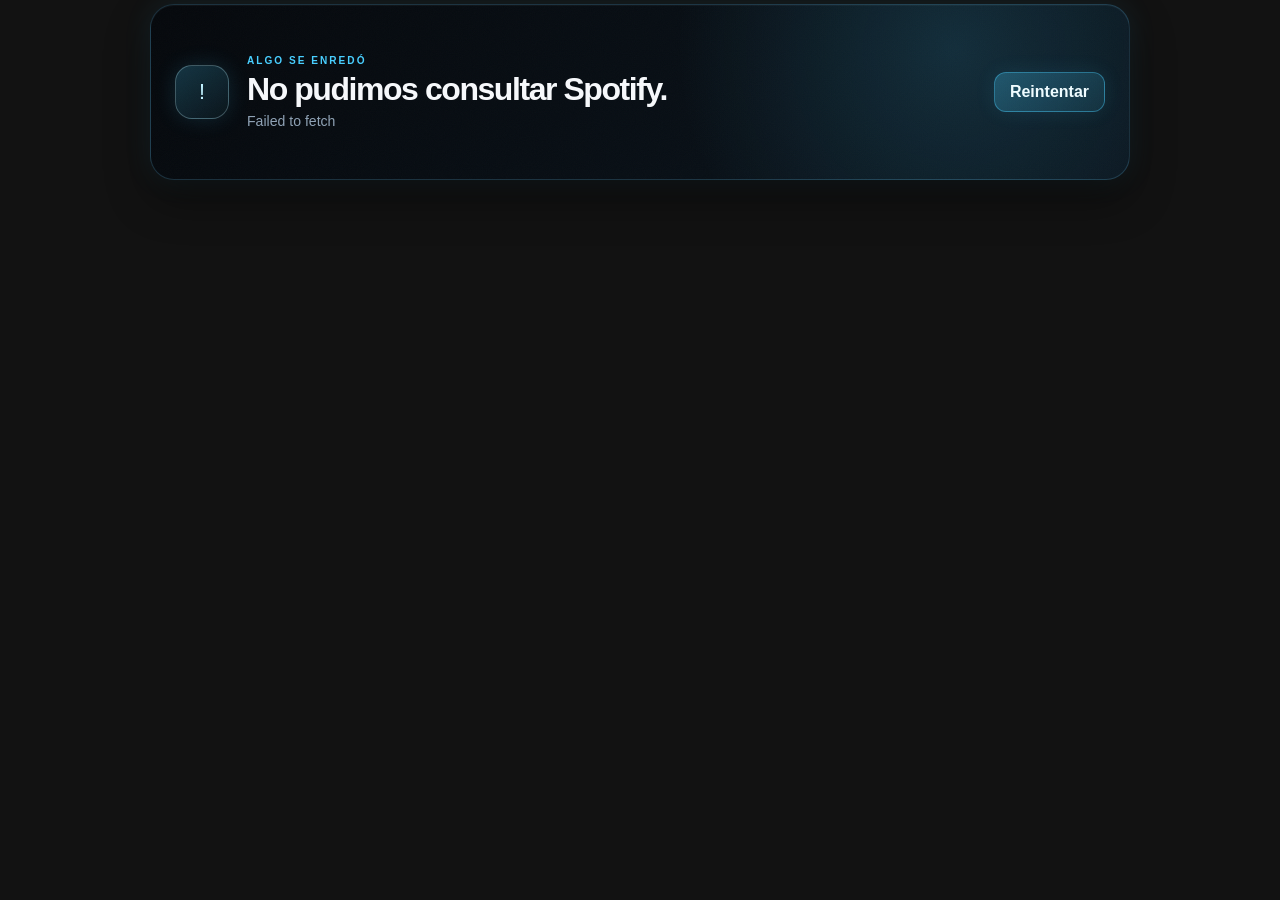
<file: spotify.html>
<!DOCTYPE html>
<html lang="es">
<head>
  <meta charset="UTF-8">
  <meta name="viewport" content="width=device-width, initial-scale=1.0">
  <meta name="color-scheme" content="dark">
  <title>Kanelista — Now Playing</title>
  <link rel="stylesheet" href="spotify.css">
</head>
<body>
  <main class="player" id="player">
    <div class="backdrop" id="backdrop"></div>
    <div class="noise"></div>

    <button class="close-session hidden" id="disconnectButton" type="button" aria-label="Desconectar Spotify">×</button>

    <section class="connect-view" id="connectView">
      <div class="mini-icon">♫</div>
      <div class="connect-copy">
        <p class="eyebrow">KANELISTA AMBIENT</p>
        <h1>Conecta tu Spotify</h1>
        <p>Tu canción actual aparecerá aquí.</p>
      </div>
      <button class="primary" id="connectButton" type="button">Conectar</button>
    </section>

    <section class="music-view hidden" id="musicView">
      <div class="visual">
        <div class="halo"></div>
        <div class="vinyl" id="vinyl">
          <img id="albumArt" alt="Portada del álbum">
          <span class="vinyl-hole"></span>
        </div>
      </div>

      <div class="details">
        <div class="topline">
          <div>
            <p class="eyebrow" id="statusLabel">NOW PLAYING</p>
            <p class="device" id="deviceLabel">Spotify</p>
          </div>
          <div class="equalizer" id="equalizer" aria-label="Reproduciendo">
            <span></span><span></span><span></span><span></span>
          </div>
        </div>

        <div class="track-copy">
          <h1 id="trackName">Canción</h1>
          <p id="artistName">Artista</p>
        </div>

        <div class="progress-wrap">
          <div class="progress-track">
            <div class="progress-fill" id="progressFill"></div>
          </div>
          <div class="times">
            <span id="elapsed">0:00</span>
            <span id="duration">0:00</span>
          </div>
        </div>
      </div>

      <a class="primary open-button" id="spotifyLink" href="https://open.spotify.com/" target="_blank" rel="noopener">
        Abrir Spotify ↗
      </a>
    </section>

    <section class="idle-view hidden" id="idleView">
      <div class="idle-symbol">✦</div>
      <div>
        <p class="eyebrow">SPOTIFY EN PAUSA</p>
        <h1>El silencio también tiene ritmo.</h1>
        <p id="idleText">Pon una canción y aparecerá aquí.</p>
      </div>
    </section>

    <section class="error-view hidden" id="errorView">
      <div class="idle-symbol">!</div>
      <div>
        <p class="eyebrow">ALGO SE ENREDÓ</p>
        <h1 id="errorTitle">No pudimos consultar Spotify.</h1>
        <p id="errorMessage">Vuelve a intentarlo.</p>
      </div>
      <button class="primary" id="retryButton" type="button">Reintentar</button>
    </section>

    <div class="loading hidden" id="loading" aria-label="Cargando">
      <span></span><span></span><span></span>
    </div>
  </main>

  <script src="spotify.js"></script>
</body>
</html>
</file>
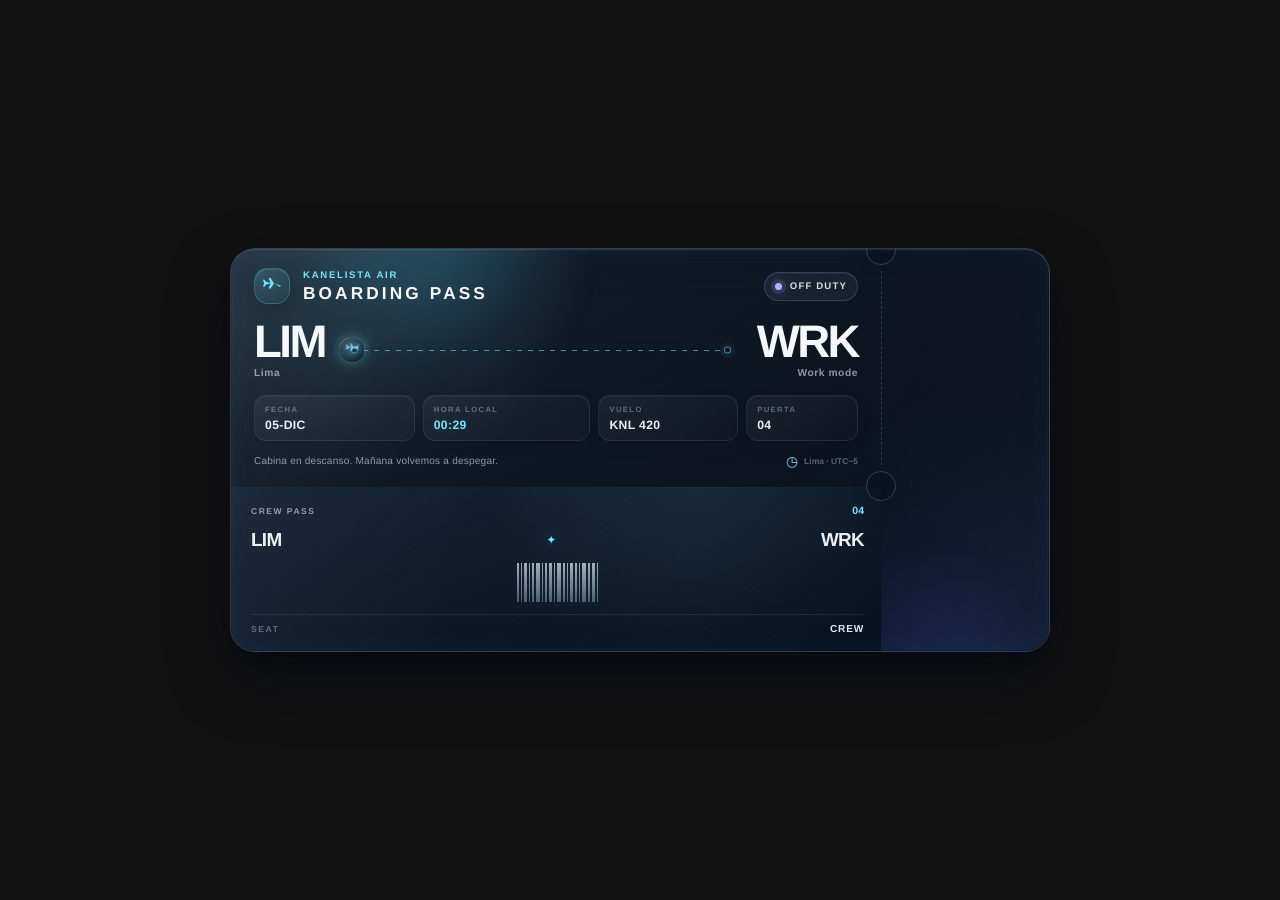
<file: trabajo.html>
<!DOCTYPE html>
<html lang="es">
<head>
  <meta charset="UTF-8" />
  <meta name="viewport" content="width=device-width, initial-scale=1.0" />
  <meta name="color-scheme" content="dark" />
  <meta name="theme-color" content="transparent" />

  <title>Kanelista — Boarding Pass</title>

  <link rel="stylesheet" href="trabajo.css?v=20260717-4" />
  <script src="trabajo.js?v=20260717-4" defer></script>
</head>

<body>
  <main class="widget-shell" aria-label="Widget de trabajo estilo pase de abordar">
    <article class="boarding-pass" id="boardingPass">
      <span class="edge-glow" aria-hidden="true"></span>
      <span class="ambient ambient-one" aria-hidden="true"></span>
      <span class="ambient ambient-two" aria-hidden="true"></span>

      <section class="ticket-main">
        <header class="ticket-header">
          <div class="brand">
            <span class="brand-mark" aria-hidden="true">
              <svg viewBox="0 0 48 48" role="img">
                <path d="M42 22.2 28.7 18l-8-13.1-4.8-.1 4.5 12-10.6-2.9-4.2-5.1-3.3.2 2.8 8.3-2.5 8.4 3.3.1 4-5.4 10.8-2.2-5 11.7 4.8.1 8.5-12.6L42 26c2.1-.7 3.1-2.8 3.1-2.8S44.1 22.7 42 22.2Z"/>
              </svg>
            </span>

            <div>
              <p class="eyebrow">KANELISTA AIR</p>
              <h1>BOARDING PASS</h1>
            </div>
          </div>

          <div class="status-pill" id="statusPill" data-state="standby">
            <span class="status-dot" aria-hidden="true"></span>
            <span id="statusText">STANDBY</span>
          </div>
        </header>

        <div class="route" aria-label="Ruta de Lima a Work">
          <div class="airport airport-origin">
            <span class="airport-code">LIM</span>
            <span class="airport-city">Lima</span>
          </div>

          <div class="flight-path" aria-hidden="true">
            <span class="path-line"></span>
            <span class="path-dot dot-start"></span>
            <span class="path-dot dot-end"></span>

            <span class="moving-plane">
              <svg viewBox="0 0 64 64">
                <path d="m57.8 29.3-18-6.2L29.1 5.8h-6l6.2 15-14.4-4.1-5.4-6.2H5.2l3.4 10.2-3.4 10.4h4.3l5.4-6.4 14.6-3.8-6.4 14.8h6l10.9-17 17.8-6.2c2.8-.9 4.2-3.3 4.2-3.3s-1.4-2.9-4.2-3.9Z"/>
              </svg>
            </span>
          </div>

          <div class="airport airport-destination">
            <span class="airport-code">WRK</span>
            <span class="airport-city">Work mode</span>
          </div>
        </div>

        <div class="details-grid">
          <div class="detail">
            <span class="detail-label">FECHA</span>
            <strong class="detail-value" id="dateValue">17 JUL</strong>
          </div>

          <div class="detail">
            <span class="detail-label">HORA LOCAL</span>
            <strong class="detail-value detail-time" id="timeValue">19:00</strong>
          </div>

          <div class="detail">
            <span class="detail-label">VUELO</span>
            <strong class="detail-value">KNL 420</strong>
          </div>

          <div class="detail">
            <span class="detail-label">PUERTA</span>
            <strong class="detail-value">04</strong>
          </div>
        </div>

        <footer class="ticket-footer">
          <p id="statusMessage">Lista para despegar cuando toque.</p>

          <div class="timezone">
            <span class="timezone-icon" aria-hidden="true">◷</span>
            <span id="timezoneValue">Lima · UTC−5</span>
          </div>
        </footer>
      </section>

      <div class="perforation" aria-hidden="true">
        <span class="perforation-line"></span>
      </div>

      <aside class="ticket-stub" aria-label="Talón del pase de abordar">
        <div class="stub-top">
          <span class="stub-label">CREW PASS</span>
          <span class="stub-number">04</span>
        </div>

        <div class="stub-center">
          <span class="stub-route">LIM</span>
          <span class="stub-plane" aria-hidden="true">✦</span>
          <span class="stub-route">WRK</span>
        </div>

        <div class="barcode" aria-hidden="true">
          <span style="--w: 2"></span><span style="--w: 1"></span>
          <span style="--w: 3"></span><span style="--w: 1"></span>
          <span style="--w: 2"></span><span style="--w: 4"></span>
          <span style="--w: 1"></span><span style="--w: 2"></span>
          <span style="--w: 3"></span><span style="--w: 1"></span>
          <span style="--w: 4"></span><span style="--w: 2"></span>
          <span style="--w: 1"></span><span style="--w: 3"></span>
          <span style="--w: 2"></span><span style="--w: 1"></span>
          <span style="--w: 4"></span><span style="--w: 2"></span>
          <span style="--w: 3"></span><span style="--w: 1"></span>
        </div>

        <div class="stub-bottom">
          <span>SEAT</span>
          <strong>CREW</strong>
        </div>
      </aside>
    </article>
  </main>
</body>
</html>
</file>
<file: agenda.css>
/* KANELISTA — Agenda simple horizontal */

:root {
  color-scheme: dark;
  --bg-top: rgba(22, 24, 46, 0.88);
  --bg-bottom: rgba(7, 10, 22, 0.92);
  --line: rgba(145, 190, 255, 0.15);
  --text: rgba(248, 249, 255, 0.98);
  --muted: rgba(223, 228, 255, 0.70);
  --soft: rgba(223, 228, 255, 0.50);
  --accent: #8fd7ff;
  --accent2: #8e73ff;
  --shadow: rgba(0, 0, 0, 0.34);
}

* { box-sizing: border-box; }

html, body {
  margin: 0;
  width: 100%;
  min-height: 100%;
  background: transparent !important;
}

body {
  font-family:
    Inter,
    ui-sans-serif,
    -apple-system,
    BlinkMacSystemFont,
    "SF Pro Display",
    "Segoe UI",
    sans-serif;
  color: var(--text);
  -webkit-font-smoothing: antialiased;
  text-rendering: geometricPrecision;
}

button {
  font: inherit;
}

.widget-shell {
  width: 100%;
  min-height: 100dvh;
  display: grid;
  place-items: center;
  padding: 14px;
  background: transparent;
}

.agenda-card {
  position: relative;
  overflow: hidden;
  width: min(100%, 980px);
  min-height: 250px;
  display: flex;
  align-items: stretch;
  gap: 0;
  border-radius: 30px;
  border: 1px solid var(--line);
  background:
    radial-gradient(circle at 12% 15%, rgba(142, 115, 255, 0.18), transparent 30%),
    radial-gradient(circle at 95% 88%, rgba(109, 196, 255, 0.16), transparent 30%),
    linear-gradient(145deg, var(--bg-top), var(--bg-bottom));
  box-shadow:
    0 24px 60px var(--shadow),
    inset 0 1px 0 rgba(255,255,255,0.08),
    inset 0 -1px 0 rgba(0,0,0,0.2);
  backdrop-filter: blur(24px) saturate(130%);
  -webkit-backdrop-filter: blur(24px) saturate(130%);
}

.agenda-card::before {
  content: "";
  position: absolute;
  inset: 0;
  pointer-events: none;
  background:
    linear-gradient(120deg, rgba(255,255,255,0.045), transparent 25% 75%, rgba(255,255,255,0.025)),
    repeating-linear-gradient(
      90deg,
      rgba(255,255,255,0.014) 0 1px,
      transparent 1px 30px
    );
  opacity: 0.7;
}

.glow {
  position: absolute;
  border-radius: 999px;
  filter: blur(44px);
  pointer-events: none;
  z-index: 0;
}

.glow-left {
  width: 180px;
  height: 180px;
  left: -60px;
  top: -70px;
  background: rgba(150, 120, 255, 0.25);
}

.glow-right {
  width: 200px;
  height: 200px;
  right: -60px;
  bottom: -90px;
  background: rgba(94, 188, 255, 0.22);
}

.date-side,
.weather-side {
  position: relative;
  z-index: 1;
  min-width: 0;
  padding: 26px 28px;
}

.date-side {
  flex: 1 1 44%;
  display: flex;
  flex-direction: column;
  justify-content: center;
}

.weather-side {
  flex: 1 1 56%;
  display: flex;
  flex-direction: column;
  justify-content: center;
}

.divider {
  width: 1px;
  margin: 22px 0;
  background:
    linear-gradient(
      to bottom,
      transparent,
      rgba(179, 204, 255, 0.18) 14%,
      rgba(179, 204, 255, 0.18) 86%,
      transparent
    );
}

.eyebrow,
.chip-label,
.live-pill,
.yearline {
  letter-spacing: 0.15em;
  text-transform: uppercase;
}

.eyebrow {
  margin: 0 0 14px;
  color: var(--accent);
  font-size: 0.67rem;
  font-weight: 800;
}

.date-main {
  display: flex;
  align-items: center;
  gap: 18px;
  min-width: 0;
}

.day-number {
  display: block;
  font-size: clamp(5.2rem, 10vw, 7rem);
  line-height: 0.85;
  font-weight: 780;
  letter-spacing: -0.08em;
  text-shadow: 0 0 24px rgba(163, 220, 255, 0.14);
}

.date-meta {
  min-width: 0;
}

.weekday {
  margin: 0 0 4px;
  font-size: 1.08rem;
  font-weight: 650;
  color: var(--muted);
}

.month {
  margin: 0;
  font-size: clamp(1.6rem, 3vw, 2rem);
  font-weight: 730;
  color: var(--text);
  letter-spacing: -0.04em;
}

.yearline {
  margin: 8px 0 0;
  font-size: 0.58rem;
  font-weight: 760;
  color: var(--soft);
  white-space: nowrap;
}

.dot {
  margin: 0 6px;
}

.message {
  margin: 14px 0 0;
  max-width: 340px;
  font-size: 0.74rem;
  line-height: 1.45;
  color: rgba(232, 237, 255, 0.72);
}

.date-bottom {
  margin-top: 18px;
  display: flex;
  align-items: center;
  gap: 8px;
  color: var(--muted);
  font-weight: 650;
  font-size: 0.84rem;
}

.time {
  color: var(--text);
  font-size: 0.96rem;
  font-weight: 750;
}

.timezone {
  white-space: nowrap;
}

.weather-top {
  display: flex;
  align-items: center;
  justify-content: space-between;
  gap: 14px;
  margin-bottom: 14px;
}

.location {
  display: inline-flex;
  align-items: center;
  gap: 8px;
  padding: 0;
  border: 0;
  color: var(--muted);
  background: transparent;
  cursor: pointer;
  font-size: 0.82rem;
  font-weight: 680;
}

.location:hover {
  color: var(--text);
}

.live-pill {
  display: inline-flex;
  align-items: center;
  gap: 8px;
  min-height: 30px;
  padding: 0 12px;
  border-radius: 999px;
  border: 1px solid rgba(143, 215, 255, 0.18);
  background: rgba(143, 215, 255, 0.06);
  color: rgba(239, 245, 255, 0.82);
  font-size: 0.55rem;
  font-weight: 760;
  white-space: nowrap;
}

.live-dot {
  width: 6px;
  height: 6px;
  border-radius: 50%;
  background: var(--accent);
  box-shadow: 0 0 0 4px rgba(143, 215, 255, 0.08);
}

.weather-main {
  display: flex;
  align-items: center;
  gap: 16px;
  min-width: 0;
}

.icon-wrap {
  width: 104px;
  height: 104px;
  flex: 0 0 104px;
  display: grid;
  place-items: center;
  color: var(--accent);
  filter: drop-shadow(0 12px 20px rgba(0,0,0,0.24));
}

.icon-wrap svg {
  width: 100%;
  height: 100%;
  overflow: visible;
}

.icon-wrap .sun,
.icon-wrap .moon {
  fill: rgba(255, 229, 133, 0.96);
}

.icon-wrap .moon {
  fill: rgba(217, 236, 255, 0.95);
}

.icon-wrap .cloud {
  fill: rgba(233, 240, 255, 0.92);
  stroke: rgba(255,255,255,0.1);
  stroke-width: 1;
}

.icon-wrap .rain {
  stroke: rgba(120, 218, 255, 0.95);
  stroke-width: 4.2;
  stroke-linecap: round;
}

.icon-wrap .bolt {
  fill: rgba(255, 215, 102, 0.96);
}

.weather-text {
  min-width: 0;
}

.temp-line {
  display: flex;
  align-items: flex-start;
}

.temp {
  font-size: clamp(4rem, 8vw, 5.5rem);
  line-height: 0.84;
  font-weight: 760;
  letter-spacing: -0.08em;
}

.temp-degree {
  margin: 3px 0 0 2px;
  font-size: 1.8rem;
  color: var(--accent);
  font-weight: 700;
}

.condition {
  margin: 7px 0 0;
  color: var(--text);
  font-size: 1.03rem;
  font-weight: 700;
  white-space: nowrap;
  overflow: hidden;
  text-overflow: ellipsis;
}

.feels-like {
  margin: 4px 0 0;
  color: var(--muted);
  font-size: 0.7rem;
  font-weight: 560;
}

.weather-chips {
  margin-top: 16px;
  display: grid;
  grid-template-columns: repeat(4, minmax(0, 1fr));
  gap: 8px;
}

.chip {
  padding: 10px 10px 9px;
  border-radius: 14px;
  border: 1px solid rgba(143, 215, 255, 0.11);
  background: linear-gradient(145deg, rgba(255,255,255,0.04), rgba(255,255,255,0.015));
}

.chip-label {
  display: block;
  margin-bottom: 5px;
  color: var(--soft);
  font-size: 0.48rem;
  font-weight: 760;
  white-space: nowrap;
}

.chip strong {
  display: block;
  color: var(--text);
  font-size: 0.72rem;
  font-weight: 700;
  white-space: nowrap;
}

.weather-error {
  margin: 10px 0 0;
  color: rgba(255, 201, 201, 0.75);
  font-size: 0.64rem;
}

/* Medio */
@media (max-width: 860px) {
  .agenda-card {
    min-height: 220px;
  }

  .date-side, .weather-side {
    padding: 22px 20px;
  }

  .date-main {
    gap: 12px;
  }

  .day-number {
    font-size: clamp(4.5rem, 11vw, 5.9rem);
  }

  .month {
    font-size: 1.55rem;
  }

  .message {
    font-size: 0.68rem;
    max-width: 100%;
  }

  .icon-wrap {
    width: 88px;
    height: 88px;
    flex-basis: 88px;
  }

  .temp {
    font-size: clamp(3.3rem, 8vw, 4.4rem);
  }

  .condition {
    font-size: 0.9rem;
  }

  .weather-chips {
    gap: 6px;
  }

  .chip {
    padding: 9px 8px;
  }

  .chip strong {
    font-size: 0.64rem;
  }
}

/* Compacto horizontal */
@media (max-width: 680px) {
  .widget-shell {
    padding: 10px;
  }

  .agenda-card {
    min-height: 200px;
    border-radius: 24px;
  }

  .date-side {
    flex-basis: 41%;
  }

  .weather-side {
    flex-basis: 59%;
  }

  .date-side, .weather-side {
    padding: 18px 16px;
  }

  .weekday {
    font-size: 0.9rem;
  }

  .month {
    font-size: 1.2rem;
  }

  .yearline {
    font-size: 0.52rem;
  }

  .day-number {
    font-size: clamp(3.9rem, 12vw, 4.8rem);
  }

  .message {
    font-size: 0.62rem;
    line-height: 1.35;
  }

  .date-bottom {
    margin-top: 14px;
    font-size: 0.72rem;
  }

  .time {
    font-size: 0.82rem;
  }

  .weather-top {
    margin-bottom: 10px;
  }

  .location {
    font-size: 0.72rem;
  }

  .live-pill {
    font-size: 0.48rem;
    padding: 0 9px;
  }

  .icon-wrap {
    width: 70px;
    height: 70px;
    flex-basis: 70px;
  }

  .weather-main {
    gap: 10px;
  }

  .temp {
    font-size: clamp(2.8rem, 9vw, 3.8rem);
  }

  .temp-degree {
    font-size: 1.35rem;
  }

  .condition {
    font-size: 0.79rem;
  }

  .feels-like {
    font-size: 0.6rem;
  }

  .weather-chips {
    grid-template-columns: 1fr 1fr;
    margin-top: 12px;
  }
}

/* Solo en muy angosto se apila */
@media (max-width: 520px) {
  body {
    overflow: auto;
  }

  .widget-shell {
    place-items: start center;
  }

  .agenda-card {
    width: 100%;
    display: grid;
    min-height: 0;
  }

  .divider {
    width: auto;
    height: 1px;
    margin: 0 18px;
    background: linear-gradient(
      to right,
      transparent,
      rgba(179, 204, 255, 0.18) 14%,
      rgba(179, 204, 255, 0.18) 86%,
      transparent
    );
  }

  .date-side, .weather-side {
    width: 100%;
    padding: 20px 18px;
  }
}
</file>
<file: braindump.css>
/* =========================================================
   KANELISTA — BRAIN DUMP FIDGET
   Widget decorativo e interactivo para mover mientras piensas
   ========================================================= */

:root {
  color-scheme: dark;

  --text: rgba(250, 250, 255, 0.98);
  --muted: rgba(225, 225, 245, 0.64);
  --soft: rgba(225, 225, 245, 0.38);

  --purple: #aa86ff;
  --cyan: #7edcff;
  --pink: #ff9fd2;

  --line: rgba(200, 189, 255, 0.15);
  --glass-top: rgba(27, 23, 44, 0.88);
  --glass-bottom: rgba(7, 10, 21, 0.92);
  --shadow: rgba(0, 0, 0, 0.36);

  --radius: 25px;
}

* {
  box-sizing: border-box;
}

html,
body {
  width: 100%;
  min-height: 100%;
  margin: 0;
  background: transparent !important;
}

body {
  overflow: hidden;
  color: var(--text);
  font-family:
    Inter,
    ui-sans-serif,
    -apple-system,
    BlinkMacSystemFont,
    "SF Pro Display",
    "Segoe UI",
    sans-serif;
  -webkit-font-smoothing: antialiased;
  text-rendering: geometricPrecision;
}

button {
  font: inherit;
}

.widget-shell {
  width: 100%;
  min-height: 100dvh;
  display: grid;
  place-items: center;
  padding: 10px;
  background: transparent;
}

.fidget-card {
  position: relative;
  isolation: isolate;
  width: min(100%, 820px);
  min-height: 178px;
  overflow: hidden;

  border: 1px solid var(--line);
  border-radius: var(--radius);

  background:
    radial-gradient(circle at 10% 0%, rgba(170, 134, 255, 0.19), transparent 31%),
    radial-gradient(circle at 95% 100%, rgba(82, 191, 255, 0.14), transparent 32%),
    linear-gradient(145deg, var(--glass-top), var(--glass-bottom));

  box-shadow:
    0 20px 50px var(--shadow),
    0 6px 18px rgba(0, 0, 0, 0.22),
    inset 0 1px 0 rgba(255, 255, 255, 0.08),
    inset 0 -1px 0 rgba(0, 0, 0, 0.23);

  backdrop-filter: blur(24px) saturate(130%);
  -webkit-backdrop-filter: blur(24px) saturate(130%);
}

.fidget-card::before {
  content: "";
  position: absolute;
  inset: 0;
  z-index: -3;
  pointer-events: none;

  background:
    linear-gradient(118deg, rgba(255,255,255,0.04), transparent 27% 73%, rgba(255,255,255,0.02)),
    repeating-linear-gradient(
      90deg,
      rgba(255,255,255,0.01) 0 1px,
      transparent 1px 28px
    );
}

.ambient {
  position: absolute;
  z-index: -2;
  border-radius: 999px;
  pointer-events: none;
  filter: blur(40px);
}

.ambient-one {
  width: 155px;
  height: 155px;
  top: -95px;
  left: 10%;
  background: rgba(170, 134, 255, 0.31);
}

.ambient-two {
  width: 165px;
  height: 165px;
  right: -60px;
  bottom: -105px;
  background: rgba(84, 188, 255, 0.22);
}

.widget-header {
  position: relative;
  z-index: 4;
  display: flex;
  align-items: flex-start;
  justify-content: space-between;
  gap: 16px;
  padding: 17px 19px 0;
  pointer-events: none;
}

.eyebrow {
  margin: 0 0 4px;
  color: var(--purple);
  font-size: 0.55rem;
  font-weight: 790;
  letter-spacing: 0.18em;
  text-transform: uppercase;
}

h1 {
  margin: 0;
  color: var(--text);
  font-size: 1.18rem;
  font-weight: 740;
  letter-spacing: -0.04em;
}

.header-actions {
  display: flex;
  gap: 7px;
  pointer-events: auto;
}

.pause-button,
.reset-button {
  pointer-events: auto;
  min-height: 29px;
  padding: 0 10px;
  border: 1px solid rgba(126, 220, 255, 0.15);
  border-radius: 10px;
  color: rgba(226, 241, 255, 0.73);
  background: rgba(126, 220, 255, 0.055);
  cursor: pointer;
  font-size: 0.56rem;
  font-weight: 680;
  transition:
    transform 0.18s ease,
    border-color 0.18s ease,
    background 0.18s ease;
}

.pause-button {
  min-height: 29px;
  padding: 0 10px;
  border: 1px solid rgba(170, 134, 255, 0.15);
  border-radius: 10px;
  color: rgba(236, 229, 255, 0.76);
  background: rgba(170, 134, 255, 0.055);
  cursor: pointer;
  font-size: 0.56rem;
  font-weight: 680;
  transition:
    transform 0.18s ease,
    border-color 0.18s ease,
    background 0.18s ease;
}

.pause-button:hover,
.reset-button:hover {
  transform: translateY(-1px);
}

.pause-button:hover {
  border-color: rgba(170, 134, 255, 0.27);
  background: rgba(170, 134, 255, 0.09);
}

.pause-button.is-paused {
  border-color: rgba(255, 159, 210, 0.25);
  color: rgba(255, 211, 234, 0.88);
  background: rgba(255, 159, 210, 0.075);
}

.reset-button:hover {
  border-color: rgba(126, 220, 255, 0.26);
  background: rgba(126, 220, 255, 0.09);
}

.playground {
  position: absolute;
  inset: 0;
  overflow: hidden;
  touch-action: none;
}

.orbit {
  position: absolute;
  border: 1px solid rgba(194, 190, 255, 0.07);
  border-radius: 50%;
  pointer-events: none;
}

.orbit-one {
  width: 250px;
  height: 250px;
  right: 13%;
  top: -112px;
}

.orbit-two {
  width: 145px;
  height: 145px;
  left: 40%;
  bottom: -95px;
}

.thought {
  position: absolute;
  z-index: 3;
  display: grid;
  place-items: center;
  border: 1px solid rgba(219, 207, 255, 0.22);
  border-radius: 50%;
  cursor: grab;
  touch-action: none;
  user-select: none;

  color: rgba(249, 247, 255, 0.90);
  background:
    radial-gradient(circle at 32% 28%, rgba(255,255,255,0.17), transparent 29%),
    linear-gradient(145deg, rgba(174, 140, 255, 0.29), rgba(78, 118, 196, 0.16));

  box-shadow:
    0 10px 20px rgba(0, 0, 0, 0.18),
    inset 0 1px 0 rgba(255,255,255,0.12),
    0 0 16px rgba(159, 129, 255, 0.10);

  transform: translate3d(var(--x), var(--y), 0);
  transition:
    box-shadow 0.18s ease,
    border-color 0.18s ease,
    scale 0.18s ease;
}

.thought:hover {
  border-color: rgba(126, 220, 255, 0.42);
  box-shadow:
    0 12px 23px rgba(0, 0, 0, 0.22),
    inset 0 1px 0 rgba(255,255,255,0.14),
    0 0 20px rgba(126, 220, 255, 0.17);
  scale: 1.06;
}

.thought:active,
.thought.is-dragging {
  cursor: grabbing;
  scale: 1.09;
  box-shadow:
    0 15px 28px rgba(0, 0, 0, 0.28),
    inset 0 1px 0 rgba(255,255,255,0.16),
    0 0 24px rgba(126, 220, 255, 0.22);
}

.thought span {
  pointer-events: none;
  filter: drop-shadow(0 0 8px rgba(255,255,255,0.15));
}

.thought-a {
  width: 45px;
  height: 45px;
  --x: 310px;
  --y: 31px;
  color: #d8c8ff;
}

.thought-b {
  width: 33px;
  height: 33px;
  --x: 402px;
  --y: 92px;
  color: var(--cyan);
}

.thought-c {
  width: 40px;
  height: 40px;
  --x: 488px;
  --y: 41px;
  color: #f4dbff;
}

.thought-d {
  width: 35px;
  height: 35px;
  --x: 575px;
  --y: 101px;
  color: var(--cyan);
}

.thought-e {
  width: 47px;
  height: 47px;
  --x: 650px;
  --y: 39px;
  color: var(--pink);
}

.thought-f {
  width: 31px;
  height: 31px;
  --x: 734px;
  --y: 105px;
  color: #c6b8ff;
}

.hint {
  position: absolute;
  z-index: 2;
  right: 20px;
  bottom: 13px;
  margin: 0;
  color: var(--soft);
  font-size: 0.54rem;
  font-weight: 560;
  pointer-events: none;
  transition:
    opacity 0.28s ease,
    transform 0.28s ease;
}

.hint.is-hidden {
  opacity: 0;
  transform: translateY(4px);
}

.ripple {
  position: absolute;
  z-index: 1;
  width: 12px;
  height: 12px;
  border: 1px solid rgba(126, 220, 255, 0.34);
  border-radius: 50%;
  pointer-events: none;
  transform: translate(-50%, -50%) scale(0.4);
  animation: rippleOut 0.85s ease-out forwards;
}

/* Compacto */
@media (max-width: 700px) {
  .fidget-card {
    min-height: 166px;
  }

  .widget-header {
    padding-inline: 16px;
  }

  .thought-a { --x: 235px; }
  .thought-b { --x: 315px; }
  .thought-c { --x: 392px; }
  .thought-d { --x: 472px; }
  .thought-e { --x: 548px; }
  .thought-f { --x: 616px; }
}

/* En móvil mantiene una sola pieza horizontal */
@media (max-width: 520px) {
  .widget-shell {
    padding: 8px;
  }

  .fidget-card {
    min-height: 158px;
    border-radius: 22px;
  }

  h1 {
    font-size: 1.02rem;
  }

  .reset-button {
    min-height: 27px;
  }

  .thought-a { --x: 185px; --y: 35px; }
  .thought-b { --x: 238px; --y: 93px; }
  .thought-c { --x: 286px; --y: 48px; }
  .thought-d { --x: 338px; --y: 98px; }
  .thought-e { --x: 385px; --y: 38px; }
  .thought-f { --x: 438px; --y: 105px; }

  .hint {
    display: none;
  }
}

@keyframes rippleOut {
  from {
    opacity: 0.8;
    transform: translate(-50%, -50%) scale(0.4);
  }

  to {
    opacity: 0;
    transform: translate(-50%, -50%) scale(5.2);
  }
}

@media (prefers-reduced-motion: reduce) {
  *,
  *::before,
  *::after {
    animation-duration: 0.001ms !important;
    animation-iteration-count: 1 !important;
    transition-duration: 0.001ms !important;
  }
}


/* Movimiento orgánico tipo lámpara de lava */
.thought {
  will-change: transform;
}

.thought::after {
  content: "";
  position: absolute;
  inset: 13%;
  border-radius: inherit;
  pointer-events: none;
  background:
    radial-gradient(circle at 34% 27%, rgba(255,255,255,0.17), transparent 28%),
    radial-gradient(circle at 68% 73%, rgba(126,220,255,0.08), transparent 44%);
  opacity: 0.8;
}

.thought span {
  position: relative;
  z-index: 2;
}

.thought:not(.is-dragging) {
  animation: lavaBreath var(--breath-duration, 5.8s) ease-in-out infinite alternate;
}

.fidget-card.is-paused .thought {
  animation-play-state: paused;
}

@keyframes lavaBreath {
  0% {
    border-radius: 48% 52% 55% 45% / 49% 46% 54% 51%;
  }

  50% {
    border-radius: 55% 45% 47% 53% / 43% 56% 44% 57%;
  }

  100% {
    border-radius: 46% 54% 51% 49% / 57% 44% 56% 43%;
  }
}
</file>
<file: centro.css>
/* =========================================================
   KANELISTA — PORTAL CENTRAL
   Separador visual compacto, interactivo y transparente
   ========================================================= */

:root {
  color-scheme: dark;

  --text: rgba(250, 250, 255, 0.98);
  --muted: rgba(226, 228, 247, 0.60);
  --soft: rgba(226, 228, 247, 0.34);

  --cyan: #82ddff;
  --purple: #a487ff;
  --pink: #ff9fd2;

  --line: rgba(183, 196, 255, 0.15);
  --glass-top: rgba(21, 23, 42, 0.88);
  --glass-bottom: rgba(7, 10, 21, 0.92);
  --shadow: rgba(0, 0, 0, 0.36);

  --radius: 26px;
}

* {
  box-sizing: border-box;
}

html,
body {
  width: 100%;
  min-height: 100%;
  margin: 0;
  background: transparent !important;
}

body {
  overflow: hidden;
  color: var(--text);
  font-family:
    Inter,
    ui-sans-serif,
    -apple-system,
    BlinkMacSystemFont,
    "SF Pro Display",
    "Segoe UI",
    sans-serif;
  -webkit-font-smoothing: antialiased;
  text-rendering: geometricPrecision;
}

button {
  font: inherit;
}

.widget-shell {
  width: 100%;
  min-height: 100dvh;
  display: grid;
  place-items: center;
  padding: 10px;
  background: transparent;
}

.portal-card {
  position: relative;
  isolation: isolate;
  width: min(100%, 820px);
  min-height: 162px;
  overflow: hidden;

  border: 1px solid var(--line);
  border-radius: var(--radius);

  background:
    radial-gradient(circle at 50% 48%, rgba(138, 126, 255, 0.13), transparent 28%),
    radial-gradient(circle at 8% 0%, rgba(164, 135, 255, 0.17), transparent 30%),
    radial-gradient(circle at 96% 100%, rgba(87, 191, 255, 0.12), transparent 30%),
    linear-gradient(145deg, var(--glass-top), var(--glass-bottom));

  box-shadow:
    0 20px 50px var(--shadow),
    0 6px 18px rgba(0, 0, 0, 0.22),
    inset 0 1px 0 rgba(255, 255, 255, 0.08),
    inset 0 -1px 0 rgba(0, 0, 0, 0.23);

  backdrop-filter: blur(24px) saturate(130%);
  -webkit-backdrop-filter: blur(24px) saturate(130%);

  transform-style: preserve-3d;
}

.portal-card::before {
  content: "";
  position: absolute;
  inset: 0;
  z-index: -3;
  pointer-events: none;

  background:
    linear-gradient(118deg, rgba(255,255,255,0.04), transparent 27% 73%, rgba(255,255,255,0.02)),
    repeating-linear-gradient(
      90deg,
      rgba(255,255,255,0.009) 0 1px,
      transparent 1px 29px
    );
}

.portal-card::after {
  content: "";
  position: absolute;
  inset: 0;
  z-index: -2;
  pointer-events: none;
  opacity: 0.35;

  background:
    radial-gradient(circle at 18% 50%, rgba(255,255,255,0.025) 0 1px, transparent 1.6px),
    radial-gradient(circle at 82% 45%, rgba(255,255,255,0.03) 0 1px, transparent 1.7px);
  background-size: 34px 34px, 46px 46px;
}

.ambient {
  position: absolute;
  z-index: -1;
  border-radius: 999px;
  pointer-events: none;
  filter: blur(42px);
}

.ambient-left {
  width: 160px;
  height: 160px;
  left: -64px;
  top: -92px;
  background: rgba(164, 135, 255, 0.26);
}

.ambient-right {
  width: 170px;
  height: 170px;
  right: -70px;
  bottom: -105px;
  background: rgba(82, 191, 255, 0.20);
}

.particle-field {
  position: absolute;
  inset: 0;
  overflow: hidden;
  pointer-events: none;
}

.particle {
  position: absolute;
  width: var(--size);
  height: var(--size);
  border-radius: 50%;
  opacity: var(--opacity);
  background: currentColor;
  box-shadow: 0 0 10px currentColor;
  animation:
    particleFloat var(--duration) ease-in-out infinite alternate,
    particleBlink calc(var(--duration) * 0.72) ease-in-out infinite;
  animation-delay: var(--delay);
}

.particle:nth-child(3n + 1) { color: var(--cyan); }
.particle:nth-child(3n + 2) { color: var(--purple); }
.particle:nth-child(3n + 3) { color: var(--pink); }

.portal-stage {
  position: relative;
  z-index: 4;
  min-height: 162px;
  display: flex;
  align-items: center;
  justify-content: center;
  gap: 30px;
  padding: 18px 28px;
}

.portal {
  position: relative;
  width: 118px;
  height: 118px;
  flex: 0 0 118px;
  display: grid;
  place-items: center;

  border: 0;
  padding: 0;
  color: var(--text);
  background: transparent;
  cursor: pointer;
  touch-action: manipulation;

  transform:
    translate3d(var(--mx, 0px), var(--my, 0px), 0)
    rotateX(var(--rx, 0deg))
    rotateY(var(--ry, 0deg));

  transition:
    transform 0.22s ease,
    filter 0.22s ease;
}

.portal:hover {
  filter: saturate(1.12) brightness(1.05);
}

.portal:active {
  transform:
    translate3d(var(--mx, 0px), var(--my, 0px), 0)
    rotateX(var(--rx, 0deg))
    rotateY(var(--ry, 0deg))
    scale(0.97);
}

.ring,
.portal-glow,
.portal-core,
.pulse {
  position: absolute;
  border-radius: 50%;
  pointer-events: none;
}

.ring {
  border: 1px solid;
  opacity: 0.70;
  box-shadow:
    inset 0 0 14px currentColor,
    0 0 16px currentColor;
}

.ring-one {
  inset: 6px;
  color: rgba(130, 221, 255, 0.42);
  border-style: solid;
  animation: spinClockwise 11s linear infinite;
}

.ring-one::before,
.ring-two::before,
.ring-three::before {
  content: "";
  position: absolute;
  width: 7px;
  height: 7px;
  border-radius: 50%;
  background: currentColor;
  box-shadow: 0 0 12px currentColor;
}

.ring-one::before {
  top: 4px;
  left: 27px;
}

.ring-two {
  inset: 17px;
  color: rgba(164, 135, 255, 0.52);
  border-style: dashed;
  animation: spinCounter 8.5s linear infinite;
}

.ring-two::before {
  right: 7px;
  bottom: 11px;
}

.ring-three {
  inset: 29px;
  color: rgba(255, 159, 210, 0.40);
  border-style: solid;
  animation: spinClockwise 6.8s linear infinite;
}

.ring-three::before {
  left: 4px;
  bottom: 19px;
}

.portal-glow {
  inset: 24px;
  background:
    radial-gradient(circle, rgba(168, 146, 255, 0.44), rgba(91, 177, 255, 0.13) 47%, transparent 72%);
  filter: blur(8px);
  animation: glowBreathe 4.2s ease-in-out infinite;
}

.portal-core {
  width: 48px;
  height: 48px;
  display: grid;
  place-items: center;
  overflow: hidden;

  border: 1px solid rgba(220, 225, 255, 0.28);

  background:
    radial-gradient(circle at 31% 25%, rgba(255,255,255,0.30), transparent 24%),
    linear-gradient(145deg, rgba(180, 146, 255, 0.93), rgba(91, 183, 255, 0.82));

  box-shadow:
    0 0 22px rgba(145, 150, 255, 0.40),
    0 0 46px rgba(103, 190, 255, 0.18),
    inset 0 1px 0 rgba(255,255,255,0.30),
    inset 0 -8px 16px rgba(74, 57, 142, 0.18);

  animation:
    coreMorph 6s ease-in-out infinite alternate,
    coreBreathe 3.8s ease-in-out infinite;
}

.core-shine {
  position: absolute;
  width: 26px;
  height: 62px;
  left: -7px;
  top: -8px;
  background: linear-gradient(90deg, transparent, rgba(255,255,255,0.23), transparent);
  transform: rotate(22deg);
  filter: blur(2px);
  animation: shineSlide 5s ease-in-out infinite;
}

.core-symbol {
  position: relative;
  z-index: 2;
  color: rgba(255,255,255,0.96);
  font-size: 1rem;
  text-shadow: 0 0 10px rgba(255,255,255,0.44);
}

.pulse {
  inset: 38px;
  border: 1px solid rgba(130, 221, 255, 0.33);
  opacity: 0;
}

.portal.is-activated .pulse-one {
  animation: portalPulse 0.95s ease-out forwards;
}

.portal.is-activated .pulse-two {
  animation: portalPulse 0.95s ease-out 0.16s forwards;
}

.portal.is-activated .portal-core {
  animation:
    portalBurst 0.72s cubic-bezier(0.22, 1, 0.36, 1),
    coreMorph 6s ease-in-out infinite alternate 0.72s,
    coreBreathe 3.8s ease-in-out infinite 0.72s;
}

.portal-copy {
  min-width: 215px;
  text-align: left;
}

.eyebrow {
  margin: 0 0 7px;
  color: var(--cyan);
  font-size: 0.54rem;
  font-weight: 790;
  letter-spacing: 0.18em;
  text-transform: uppercase;
}

h1 {
  margin: 0;
  max-width: 310px;
  color: var(--text);
  font-size: clamp(1.45rem, 3vw, 2rem);
  font-weight: 745;
  line-height: 1.03;
  letter-spacing: -0.05em;

  transition:
    opacity 0.28s ease,
    transform 0.28s ease,
    filter 0.28s ease;
}

h1.is-changing {
  opacity: 0;
  transform: translateY(7px);
  filter: blur(4px);
}

.hint {
  margin: 8px 0 0;
  color: var(--soft);
  font-size: 0.56rem;
  font-weight: 560;
  letter-spacing: 0.02em;
}

/* Compacto */
@media (max-width: 650px) {
  .portal-card,
  .portal-stage {
    min-height: 148px;
  }

  .portal-stage {
    gap: 22px;
    padding-inline: 20px;
  }

  .portal {
    width: 104px;
    height: 104px;
    flex-basis: 104px;
  }

  .portal-copy {
    min-width: 170px;
  }

  h1 {
    font-size: 1.48rem;
  }
}

/* Móvil */
@media (max-width: 470px) {
  .widget-shell {
    padding: 8px;
  }

  .portal-card,
  .portal-stage {
    min-height: 136px;
  }

  .portal-card {
    border-radius: 22px;
  }

  .portal-stage {
    justify-content: flex-start;
    gap: 16px;
    padding: 15px 17px;
  }

  .portal {
    width: 92px;
    height: 92px;
    flex-basis: 92px;
  }

  .portal-core {
    width: 42px;
    height: 42px;
  }

  .portal-copy {
    min-width: 0;
  }

  h1 {
    font-size: 1.24rem;
  }

  .hint {
    font-size: 0.52rem;
  }
}

@keyframes spinClockwise {
  to { transform: rotate(360deg); }
}

@keyframes spinCounter {
  to { transform: rotate(-360deg); }
}

@keyframes glowBreathe {
  0%,
  100% {
    opacity: 0.55;
    transform: scale(0.92);
  }

  50% {
    opacity: 0.95;
    transform: scale(1.10);
  }
}

@keyframes coreMorph {
  0% {
    border-radius: 48% 52% 55% 45% / 49% 46% 54% 51%;
  }

  50% {
    border-radius: 55% 45% 47% 53% / 43% 56% 44% 57%;
  }

  100% {
    border-radius: 46% 54% 51% 49% / 57% 44% 56% 43%;
  }
}

@keyframes coreBreathe {
  0%,
  100% {
    transform: scale(0.94);
    filter: saturate(0.95);
  }

  50% {
    transform: scale(1.05);
    filter: saturate(1.18);
  }
}

@keyframes shineSlide {
  0%,
  20% {
    transform: translateX(-18px) rotate(22deg);
    opacity: 0;
  }

  45% {
    opacity: 0.78;
  }

  70%,
  100% {
    transform: translateX(50px) rotate(22deg);
    opacity: 0;
  }
}

@keyframes portalPulse {
  from {
    opacity: 0.72;
    transform: scale(0.54);
  }

  to {
    opacity: 0;
    transform: scale(3.3);
  }
}

@keyframes portalBurst {
  0% {
    transform: scale(1);
  }

  42% {
    transform: scale(1.32);
  }

  100% {
    transform: scale(1);
  }
}

@keyframes particleFloat {
  from {
    transform: translate3d(-4px, -5px, 0);
  }

  to {
    transform: translate3d(6px, 7px, 0);
  }
}

@keyframes particleBlink {
  0%,
  100% {
    opacity: calc(var(--opacity) * 0.45);
  }

  50% {
    opacity: var(--opacity);
  }
}

@media (prefers-reduced-motion: reduce) {
  *,
  *::before,
  *::after {
    animation-duration: 0.001ms !important;
    animation-iteration-count: 1 !important;
    transition-duration: 0.001ms !important;
  }
}
</file>
<file: inicio.css>
:root {
  color-scheme: dark;
  --ink: #f8fbff;
  --muted: rgba(218, 232, 245, 0.66);
  --soft: rgba(218, 232, 245, 0.42);
  --cyan: #63ddff;
  --cyan-soft: #c8f5ff;
  --blue: #7186ff;
  --glass-top: rgba(9, 16, 27, 0.91);
  --glass-bottom: rgba(5, 10, 19, 0.94);
  --border: rgba(161, 224, 255, 0.20);
  --shadow: rgba(0, 5, 18, 0.50);
  --radius: 30px;
  --mx: 0;
  --my: 0;
}

* { box-sizing: border-box; }

html,
body {
  width: 100%;
  min-height: 100%;
  margin: 0;
  background: transparent !important;
}

body {
  display: grid;
  place-items: center;
  overflow: hidden;
  padding: clamp(8px, 1.8vw, 16px);
  color: var(--ink);
  font-family: Inter, ui-sans-serif, -apple-system, BlinkMacSystemFont, "SF Pro Display", "Segoe UI", sans-serif;
  -webkit-font-smoothing: antialiased;
  text-rendering: geometricPrecision;
}

.start-widget {
  position: relative;
  isolation: isolate;
  width: min(100%, 1120px);
  min-height: 238px;
  display: grid;
  grid-template-columns: minmax(0, 1.38fr) minmax(250px, 0.62fr);
  align-items: center;
  gap: clamp(28px, 5vw, 72px);
  overflow: hidden;
  padding: clamp(28px, 4vw, 46px) clamp(28px, 5vw, 58px);
  border: 1px solid var(--border);
  border-radius: var(--radius);
  background:
    radial-gradient(circle at 78% 18%, rgba(82, 201, 255, 0.13), transparent 28%),
    linear-gradient(135deg, var(--glass-top), var(--glass-bottom));
  box-shadow:
    0 26px 68px var(--shadow),
    0 8px 24px rgba(0, 0, 0, 0.30),
    inset 0 1px 0 rgba(255, 255, 255, 0.095),
    inset 0 -1px 0 rgba(0, 0, 0, 0.24);
  backdrop-filter: blur(26px) saturate(132%);
  -webkit-backdrop-filter: blur(26px) saturate(132%);
  transform: translateZ(0);
}

.start-widget::before {
  content: "";
  position: absolute;
  inset: 0;
  z-index: -4;
  pointer-events: none;
  background:
    linear-gradient(rgba(255,255,255,.025) 1px, transparent 1px),
    linear-gradient(90deg, rgba(255,255,255,.025) 1px, transparent 1px);
  background-size: 34px 34px;
  opacity: 0.18;
  mask-image: linear-gradient(90deg, transparent, black 32%, black 100%);
  -webkit-mask-image: linear-gradient(90deg, transparent, black 32%, black 100%);
}

.start-widget::after {
  content: "";
  position: absolute;
  inset: 1px;
  z-index: 10;
  border-radius: calc(var(--radius) - 1px);
  pointer-events: none;
  box-shadow:
    inset 0 0 48px rgba(99, 221, 255, 0.025),
    inset 0 0 0 1px rgba(255, 255, 255, 0.018);
}

.glass-shine {
  position: absolute;
  top: -110%;
  left: -25%;
  z-index: 8;
  width: 28%;
  height: 300%;
  opacity: 0;
  pointer-events: none;
  background: linear-gradient(90deg, transparent, rgba(255,255,255,.10), rgba(99,221,255,.22), rgba(255,255,255,.08), transparent);
  filter: blur(8px);
  transform: rotate(18deg) translateX(-180%);
  animation: shine 9s ease-in-out infinite 1.7s;
}

.aurora {
  position: absolute;
  z-index: -2;
  border-radius: 999px;
  pointer-events: none;
  filter: blur(42px);
  opacity: 0.30;
}

.aurora-one {
  width: 230px;
  height: 230px;
  top: -145px;
  right: 22%;
  background: rgba(56, 206, 255, 0.38);
  animation: driftOne 9s ease-in-out infinite;
}

.aurora-two {
  width: 180px;
  height: 180px;
  bottom: -118px;
  right: -30px;
  background: rgba(92, 106, 255, 0.32);
  animation: driftTwo 11s ease-in-out infinite;
}

.art-layer {
  position: absolute;
  inset: 0;
  z-index: -1;
  pointer-events: none;
}

.dragon-art {
  position: absolute;
  width: min(62%, 670px);
  right: -4%;
  top: 50%;
  opacity: 0.25;
  filter: drop-shadow(0 0 11px rgba(76, 210, 255, 0.23));
  transform: translate3d(calc(var(--mx) * 10px), calc(-50% + var(--my) * 8px), 0);
  transition: transform 300ms ease-out;
}

.dragon-art path,
.dragon-art circle {
  vector-effect: non-scaling-stroke;
}

.dragon-main {
  stroke-width: 2.2;
  stroke-dasharray: 8 7;
  animation: dragonFlow 16s linear infinite;
}

.dragon-head,
.dragon-whisker {
  stroke-width: 2;
}

.orchid-art {
  position: absolute;
  width: min(28%, 290px);
  left: -2.5%;
  bottom: -18%;
  opacity: 0.21;
  filter: drop-shadow(0 0 10px rgba(82, 213, 255, 0.20));
  transform: translate3d(calc(var(--mx) * -8px), calc(var(--my) * -6px), 0) rotate(-3deg);
  transition: transform 360ms ease-out;
}

.orchid-stem { stroke-width: 2.1; }
.orchid-flower { stroke-width: 1.8; }

.spark {
  position: absolute;
  z-index: 3;
  width: 5px;
  height: 5px;
  pointer-events: none;
  background: var(--cyan-soft);
  box-shadow: 0 0 9px var(--cyan), 0 0 18px rgba(99, 221, 255, 0.55);
  transform: rotate(45deg);
  animation: twinkle 3.2s ease-in-out infinite;
}

.spark::before,
.spark::after {
  content: "";
  position: absolute;
  inset: 50% auto auto 50%;
  background: inherit;
  transform: translate(-50%, -50%);
}

.spark::before { width: 11px; height: 1px; }
.spark::after { width: 1px; height: 11px; }

.spark-one { top: 15%; left: 6%; }
.spark-two { top: 17%; right: 30%; transform: rotate(45deg) scale(.72); animation-delay: .8s; }
.spark-three { right: 7%; bottom: 15%; transform: rotate(45deg) scale(.82); animation-delay: 1.5s; }
.spark-four { left: 43%; bottom: 12%; transform: rotate(45deg) scale(.58); animation-delay: 2.1s; }
.spark-five { right: 4%; top: 35%; transform: rotate(45deg) scale(.55); animation-delay: 2.6s; }

.welcome-block,
.time-block {
  position: relative;
  z-index: 4;
}

.welcome-block {
  min-width: 0;
}

.mini-label {
  display: inline-flex;
  align-items: center;
  gap: 9px;
  margin-bottom: 15px;
  color: rgba(196, 241, 255, 0.75);
  font-size: 0.64rem;
  font-weight: 760;
  letter-spacing: 0.19em;
  text-transform: uppercase;
}

.live-dot {
  width: 7px;
  height: 7px;
  border-radius: 50%;
  background: var(--cyan);
  box-shadow: 0 0 0 4px rgba(99, 221, 255, 0.08), 0 0 13px rgba(99, 221, 255, 0.68);
  animation: livePulse 2.6s ease-in-out infinite;
}

.greeting {
  max-width: 690px;
  margin: 0;
  color: var(--ink);
  font-size: clamp(2rem, 4.8vw, 4.25rem);
  font-weight: 820;
  line-height: 0.98;
  letter-spacing: -0.055em;
  text-wrap: balance;
}

.kanelista {
  color: var(--cyan-soft);
  text-shadow: 0 0 20px rgba(99, 221, 255, 0.18);
}

.hourly-message {
  display: flex;
  align-items: flex-start;
  gap: 11px;
  margin-top: 22px;
  color: var(--muted);
}

.message-star {
  flex: 0 0 auto;
  margin-top: 2px;
  color: var(--cyan);
  font-size: 0.75rem;
  filter: drop-shadow(0 0 6px rgba(99, 221, 255, 0.52));
}

.hourly-message p {
  max-width: 610px;
  margin: 0;
  font-size: clamp(0.88rem, 1.45vw, 1.02rem);
  font-weight: 520;
  line-height: 1.48;
  letter-spacing: 0.01em;
}

.time-block {
  min-width: 0;
  padding-left: clamp(24px, 4vw, 48px);
  border-left: 1px solid rgba(175, 224, 247, 0.14);
  text-align: right;
}

.clock {
  color: var(--ink);
  font-size: clamp(3.5rem, 7.3vw, 6rem);
  font-weight: 790;
  line-height: 0.84;
  letter-spacing: -0.075em;
  font-variant-numeric: tabular-nums;
  text-shadow: 0 0 24px rgba(99, 221, 255, 0.12);
}

.date {
  margin-top: 18px;
  color: var(--muted);
  font-size: clamp(0.85rem, 1.45vw, 1rem);
  font-weight: 560;
  line-height: 1.35;
}

.location {
  display: flex;
  align-items: center;
  justify-content: flex-end;
  gap: 9px;
  margin-top: 13px;
  color: var(--soft);
  font-size: 0.67rem;
  font-weight: 650;
  letter-spacing: 0.08em;
  text-transform: uppercase;
}

.location-line {
  width: 24px;
  height: 1px;
  background: linear-gradient(90deg, transparent, var(--cyan));
  box-shadow: 0 0 7px rgba(99, 221, 255, 0.34);
}

.start-widget[data-period="morning"] {
  --cyan: #74e2ff;
  --cyan-soft: #d3f8ff;
}

.start-widget[data-period="afternoon"] {
  --cyan: #5fdcff;
  --cyan-soft: #c8f4ff;
}

.start-widget[data-period="night"] {
  --cyan: #67d7ff;
  --cyan-soft: #cbd8ff;
}

@media (max-width: 760px) {
  body { overflow: auto; }

  .start-widget {
    min-height: 330px;
    grid-template-columns: 1fr;
    gap: 28px;
    padding: 30px 28px;
  }

  .greeting {
    max-width: 560px;
    font-size: clamp(2.15rem, 9vw, 3.65rem);
  }

  .time-block {
    display: grid;
    grid-template-columns: auto 1fr;
    align-items: end;
    column-gap: 20px;
    padding: 22px 0 0;
    border-top: 1px solid rgba(175, 224, 247, 0.14);
    border-left: 0;
    text-align: left;
  }

  .clock {
    grid-row: 1 / 3;
    font-size: clamp(3.45rem, 17vw, 5.5rem);
  }

  .date { margin: 0; }

  .location {
    justify-content: flex-start;
    margin-top: 7px;
  }

  .dragon-art {
    width: 94%;
    right: -29%;
    top: 38%;
    opacity: 0.18;
  }

  .orchid-art {
    width: 42%;
    opacity: 0.17;
  }
}

@media (max-width: 470px) {
  body { padding: 8px; }

  .start-widget {
    min-height: 390px;
    padding: 26px 22px;
    border-radius: 25px;
  }

  .mini-label { margin-bottom: 12px; }

  .time-block {
    grid-template-columns: 1fr;
    align-items: start;
  }

  .clock { grid-row: auto; }

  .date { margin-top: 8px; }

  .hourly-message { margin-top: 18px; }
}

@keyframes twinkle {
  0%, 100% { opacity: 0.20; filter: blur(.1px); }
  50% { opacity: 1; filter: blur(0); }
}

@keyframes livePulse {
  0%, 100% { transform: scale(1); opacity: .82; }
  50% { transform: scale(1.18); opacity: 1; }
}

@keyframes dragonFlow {
  to { stroke-dashoffset: -120; }
}

@keyframes shine {
  0%, 12% { opacity: 0; transform: rotate(18deg) translateX(-180%); }
  24% { opacity: .55; }
  49% { opacity: 0; transform: rotate(18deg) translateX(520%); }
  100% { opacity: 0; transform: rotate(18deg) translateX(520%); }
}

@keyframes driftOne {
  0%, 100% { transform: translate3d(0, 0, 0) scale(1); opacity: .24; }
  50% { transform: translate3d(18px, 12px, 0) scale(1.12); opacity: .38; }
}

@keyframes driftTwo {
  0%, 100% { transform: translate3d(0, 0, 0) scale(1); opacity: .20; }
  50% { transform: translate3d(-15px, -10px, 0) scale(1.16); opacity: .36; }
}

@media (prefers-reduced-motion: reduce) {
  *, *::before, *::after {
    animation-duration: .001ms !important;
    animation-iteration-count: 1 !important;
    transition-duration: .001ms !important;
  }
}

/* Transición de frases personalizadas */
.hourly-message p {
  transition:
    opacity 0.34s ease,
    transform 0.34s ease,
    filter 0.34s ease;
}

.hourly-message.is-changing p {
  opacity: 0;
  transform: translateY(7px);
  filter: blur(3px);
}

.greeting #greeting {
  display: inline-block;
  transition:
    opacity 0.32s ease,
    transform 0.32s ease,
    filter 0.32s ease;
}

.greeting.is-changing #greeting {
  opacity: 0;
  transform: translateY(6px);
  filter: blur(3px);
}
</file>
<file: racha.css>
/* =========================================================
   KANELISTA — RACHA Y PROGRESO SEMANAL
   Compacto, horizontal y transparente para Notion
   ========================================================= */

:root {
  color-scheme: dark;

  --text: rgba(250, 251, 255, 0.98);
  --muted: rgba(222, 228, 247, 0.68);
  --soft: rgba(222, 228, 247, 0.44);
  --faint: rgba(222, 228, 247, 0.25);

  --cyan: #86dcff;
  --purple: #9d7cff;
  --purple-soft: rgba(157, 124, 255, 0.18);

  --line: rgba(172, 202, 255, 0.15);
  --glass-top: rgba(22, 24, 43, 0.87);
  --glass-bottom: rgba(7, 10, 21, 0.91);
  --shadow: rgba(0, 0, 0, 0.36);

  --radius: 24px;
}

* {
  box-sizing: border-box;
}

html,
body {
  width: 100%;
  min-height: 100%;
  margin: 0;
  background: transparent !important;
}

body {
  overflow: hidden;
  color: var(--text);
  font-family:
    Inter,
    ui-sans-serif,
    -apple-system,
    BlinkMacSystemFont,
    "SF Pro Display",
    "Segoe UI",
    sans-serif;
  -webkit-font-smoothing: antialiased;
  text-rendering: geometricPrecision;
}

.widget-shell {
  width: 100%;
  min-height: 100dvh;
  display: grid;
  place-items: center;
  padding: 10px;
  background: transparent;
}

.week-card {
  position: relative;
  isolation: isolate;
  width: min(100%, 820px);
  min-height: 148px;
  display: grid;
  grid-template-columns: 185px 1px minmax(0, 1fr);
  align-items: stretch;
  overflow: hidden;

  border: 1px solid var(--line);
  border-radius: var(--radius);

  background:
    radial-gradient(circle at 9% 0%, rgba(157, 124, 255, 0.18), transparent 31%),
    radial-gradient(circle at 96% 100%, rgba(90, 196, 255, 0.14), transparent 31%),
    linear-gradient(145deg, var(--glass-top), var(--glass-bottom));

  box-shadow:
    0 20px 48px var(--shadow),
    0 6px 20px rgba(0, 0, 0, 0.22),
    inset 0 1px 0 rgba(255, 255, 255, 0.08),
    inset 0 -1px 0 rgba(0, 0, 0, 0.22);

  backdrop-filter: blur(24px) saturate(128%);
  -webkit-backdrop-filter: blur(24px) saturate(128%);
}

.week-card::before {
  content: "";
  position: absolute;
  inset: 0;
  z-index: -3;
  pointer-events: none;

  background:
    linear-gradient(120deg, rgba(255,255,255,0.04), transparent 26% 74%, rgba(255,255,255,0.022)),
    repeating-linear-gradient(
      90deg,
      rgba(255,255,255,0.011) 0 1px,
      transparent 1px 28px
    );
}

.ambient {
  position: absolute;
  z-index: -2;
  border-radius: 999px;
  pointer-events: none;
  filter: blur(38px);
}

.ambient-one {
  width: 150px;
  height: 150px;
  top: -90px;
  left: 6%;
  background: rgba(157, 124, 255, 0.31);
}

.ambient-two {
  width: 155px;
  height: 155px;
  right: -55px;
  bottom: -100px;
  background: rgba(80, 185, 255, 0.22);
}

.streak-summary {
  min-width: 0;
  display: flex;
  align-items: center;
  gap: 13px;
  padding: 20px 18px 19px;
}

.streak-icon {
  width: 45px;
  height: 45px;
  flex: 0 0 45px;
  display: grid;
  place-items: center;

  border: 1px solid rgba(157, 124, 255, 0.20);
  border-radius: 15px;

  background:
    linear-gradient(145deg, rgba(157, 124, 255, 0.17), rgba(157, 124, 255, 0.035));

  box-shadow:
    inset 0 1px 0 rgba(255,255,255,0.07),
    0 8px 18px rgba(0,0,0,0.14);
}

.streak-icon svg {
  width: 24px;
  height: 24px;
  fill: var(--purple);
  filter: drop-shadow(0 0 10px rgba(157, 124, 255, 0.38));
}

.streak-copy {
  min-width: 0;
}

.eyebrow {
  margin: 0;
  color: var(--soft);
  font-size: 0.52rem;
  font-weight: 790;
  letter-spacing: 0.16em;
  text-transform: uppercase;
  white-space: nowrap;
}

.streak-value {
  display: flex;
  align-items: baseline;
  gap: 6px;
  margin-top: 5px;
}

.streak-value strong {
  color: var(--text);
  font-size: 2.18rem;
  font-weight: 760;
  line-height: 0.88;
  letter-spacing: -0.065em;
  font-variant-numeric: tabular-nums;
}

.streak-value span {
  color: var(--cyan);
  font-size: 0.77rem;
  font-weight: 680;
}

.streak-note {
  margin: 7px 0 0;
  overflow: hidden;
  color: var(--muted);
  font-size: 0.59rem;
  font-weight: 530;
  text-overflow: ellipsis;
  white-space: nowrap;
}

.divider {
  width: 1px;
  margin-block: 17px;

  background:
    linear-gradient(
      to bottom,
      transparent,
      rgba(179, 205, 255, 0.17) 13%,
      rgba(179, 205, 255, 0.17) 87%,
      transparent
    );
}

.week-progress {
  min-width: 0;
  display: flex;
  flex-direction: column;
  justify-content: center;
  padding: 18px 21px 17px;
}

.progress-header {
  display: flex;
  align-items: flex-start;
  justify-content: space-between;
  gap: 16px;
}

.progress-copy {
  margin: 5px 0 0;
  color: var(--muted);
  font-size: 0.65rem;
  font-weight: 560;
}

.progress-percent {
  flex: 0 0 auto;
  color: var(--cyan);
  font-size: 1.02rem;
  font-weight: 750;
  letter-spacing: -0.025em;
  font-variant-numeric: tabular-nums;
  text-shadow: 0 0 15px rgba(134, 220, 255, 0.20);
}

.week-track {
  position: relative;
  display: grid;
  grid-template-columns: repeat(7, minmax(0, 1fr));
  gap: 7px;
  margin-top: 13px;
}

.week-track::before {
  content: "";
  position: absolute;
  top: 12px;
  right: 5%;
  left: 5%;
  height: 1px;
  z-index: 0;
  background: rgba(184, 207, 255, 0.13);
}

.day {
  position: relative;
  z-index: 1;
  min-width: 0;
  display: grid;
  justify-items: center;
  gap: 5px;
}

.day-dot {
  width: 24px;
  height: 24px;
  display: grid;
  place-items: center;

  border: 1px solid rgba(184, 207, 255, 0.16);
  border-radius: 50%;

  color: var(--soft);
  background: rgba(12, 16, 29, 0.94);

  font-size: 0.49rem;
  font-weight: 750;

  box-shadow: 0 0 0 4px rgba(12, 16, 29, 0.76);
}

.day-label {
  color: var(--faint);
  font-size: 0.50rem;
  font-weight: 680;
  text-transform: uppercase;
}

.day.is-past .day-dot {
  border-color: rgba(157, 124, 255, 0.30);
  color: rgba(250, 248, 255, 0.92);

  background:
    linear-gradient(145deg, rgba(157, 124, 255, 0.38), rgba(113, 91, 211, 0.28));

  box-shadow:
    0 0 0 4px rgba(12, 16, 29, 0.76),
    0 0 13px rgba(157, 124, 255, 0.18);
}

.day.is-today .day-dot {
  border-color: rgba(134, 220, 255, 0.55);
  color: #08121b;
  background: var(--cyan);

  box-shadow:
    0 0 0 4px rgba(12, 16, 29, 0.80),
    0 0 17px rgba(134, 220, 255, 0.40);

  transform: scale(1.08);
}

.day.is-today .day-label {
  color: var(--cyan);
  font-weight: 780;
}

.progress-footer {
  display: grid;
  grid-template-columns: minmax(105px, 0.74fr) minmax(0, 1fr);
  align-items: center;
  gap: 13px;
  margin-top: 12px;
}

.bar {
  height: 5px;
  overflow: hidden;
  border-radius: 999px;
  background: rgba(203, 217, 255, 0.09);
  box-shadow: inset 0 1px 2px rgba(0,0,0,0.20);
}

.bar span {
  display: block;
  width: 0;
  height: 100%;
  border-radius: inherit;

  background:
    linear-gradient(90deg, var(--purple), var(--cyan));

  box-shadow: 0 0 12px rgba(134, 220, 255, 0.22);
  transition: width 0.7s cubic-bezier(0.22, 1, 0.36, 1);
}

.progress-footer p {
  margin: 0;
  overflow: hidden;
  color: var(--muted);
  font-size: 0.59rem;
  font-weight: 530;
  text-overflow: ellipsis;
  white-space: nowrap;
}

/* Compacto horizontal */
@media (max-width: 650px) {
  .week-card {
    grid-template-columns: 158px 1px minmax(0, 1fr);
    min-height: 135px;
  }

  .streak-summary {
    gap: 10px;
    padding: 17px 13px;
  }

  .streak-icon {
    width: 38px;
    height: 38px;
    flex-basis: 38px;
    border-radius: 13px;
  }

  .streak-icon svg {
    width: 21px;
    height: 21px;
  }

  .streak-value strong {
    font-size: 1.86rem;
  }

  .streak-note {
    max-width: 92px;
  }

  .week-progress {
    padding-inline: 14px;
  }

  .week-track {
    gap: 4px;
  }

  .day-dot {
    width: 21px;
    height: 21px;
    font-size: 0.44rem;
  }

  .progress-footer {
    grid-template-columns: 86px minmax(0, 1fr);
    gap: 9px;
  }
}

/* Solo se apila si realmente no cabe */
@media (max-width: 470px) {
  body {
    overflow: auto;
  }

  .widget-shell {
    place-items: start center;
    padding: 8px;
  }

  .week-card {
    grid-template-columns: 1fr;
    min-height: 0;
  }

  .streak-summary {
    padding: 16px 18px 13px;
  }

  .streak-note {
    max-width: none;
  }

  .divider {
    width: auto;
    height: 1px;
    margin: 0 18px;

    background:
      linear-gradient(
        to right,
        transparent,
        rgba(179, 205, 255, 0.17) 13%,
        rgba(179, 205, 255, 0.17) 87%,
        transparent
      );
  }

  .week-progress {
    padding: 14px 17px 17px;
  }
}

@media (prefers-reduced-motion: reduce) {
  .bar span {
    transition: none;
  }
}
</file>
<file: spotify.css>
:root{
  --text:#f6f8fb;
  --muted:#8fa2b5;
  --cyan:#49cfff;
  --cyan-soft:#c1f2ff;
  --line:rgba(115,211,255,.2);
  --accent-rgb:73,207,255;
}

*{box-sizing:border-box}

html,body{
  width:100%;
  min-height:100%;
  margin:0;
  background:transparent;
  font-family:Inter,ui-sans-serif,-apple-system,BlinkMacSystemFont,"Segoe UI",sans-serif;
}

body{
  display:grid;
  place-items:center;
  padding:4px;
}

button,a{font:inherit}

.player{
  position:relative;
  isolation:isolate;
  width:min(100%,980px);
  min-height:176px;
  overflow:hidden;
  padding:22px 24px;
  border:1px solid var(--line);
  border-radius:24px;
  color:var(--text);
  background:
    radial-gradient(circle at 82% 25%,rgba(var(--accent-rgb),.15),transparent 34%),
    linear-gradient(135deg,rgba(5,8,12,.98),rgba(10,20,29,.96));
  box-shadow:
    0 18px 44px rgba(0,0,0,.42),
    inset 0 1px 0 rgba(255,255,255,.035),
    0 0 28px rgba(var(--accent-rgb),.1);
}

.backdrop{
  position:absolute;
  z-index:-3;
  inset:-30px;
  background-position:center;
  background-size:cover;
  filter:blur(38px) saturate(1.2);
  opacity:.15;
  transform:scale(1.12);
  transition:background-image .6s ease,opacity .6s ease;
}

.noise{
  position:absolute;
  z-index:-1;
  inset:0;
  pointer-events:none;
  opacity:.07;
  background-image:url("data:image/svg+xml,%3Csvg viewBox='0 0 180 180' xmlns='http://www.w3.org/2000/svg'%3E%3Cfilter id='n'%3E%3CfeTurbulence type='fractalNoise' baseFrequency='.9' numOctaves='3' stitchTiles='stitch'/%3E%3C/filter%3E%3Crect width='100%25' height='100%25' filter='url(%23n)' opacity='.35'/%3E%3C/svg%3E");
}

.hidden{display:none!important}

.close-session{
  position:absolute;
  top:10px;
  right:12px;
  z-index:3;
  width:28px;
  height:28px;
  border:0;
  border-radius:50%;
  color:#718292;
  background:transparent;
  cursor:pointer;
  font-size:1.15rem;
  line-height:1;
  transition:color .2s ease,background .2s ease;
}

.close-session:hover{
  color:#fff;
  background:rgba(255,255,255,.06);
}

.eyebrow{
  margin:0 0 5px;
  color:rgb(var(--accent-rgb));
  font-size:.63rem;
  font-weight:820;
  letter-spacing:.2em;
}

h1{
  margin:0;
  letter-spacing:-.045em;
}

.primary{
  min-height:40px;
  padding:0 15px;
  border:1px solid rgba(var(--accent-rgb),.4);
  border-radius:12px;
  color:#effcff;
  background:linear-gradient(145deg,rgba(var(--accent-rgb),.28),rgba(var(--accent-rgb),.1));
  box-shadow:0 0 20px rgba(var(--accent-rgb),.1);
  font-weight:760;
  text-decoration:none;
  cursor:pointer;
  transition:transform .2s ease,background .2s ease;
}

.primary:hover{
  transform:translateY(-1px);
  background:linear-gradient(145deg,rgba(var(--accent-rgb),.35),rgba(var(--accent-rgb),.14));
}

.connect-view,
.idle-view,
.error-view{
  min-height:130px;
  display:grid;
  grid-template-columns:auto minmax(0,1fr) auto;
  align-items:center;
  gap:18px;
}

.mini-icon,
.idle-symbol{
  display:grid;
  place-items:center;
  width:54px;
  height:54px;
  border:1px solid rgba(193,242,255,.28);
  border-radius:17px;
  color:var(--cyan-soft);
  background:linear-gradient(145deg,rgba(73,207,255,.22),rgba(73,207,255,.05));
  box-shadow:0 0 22px rgba(73,207,255,.14);
  font-size:1.35rem;
}

.connect-copy h1,
.idle-view h1,
.error-view h1{
  font-size:clamp(1.25rem,2.6vw,2rem);
}

.connect-copy p:last-child,
.idle-view p:last-child,
.error-view p:last-child{
  margin:5px 0 0;
  color:var(--muted);
  font-size:.88rem;
}

.music-view{
  display:grid;
  grid-template-columns:132px minmax(0,1fr) auto;
  align-items:center;
  gap:24px;
  min-height:130px;
}

.visual{
  position:relative;
  display:grid;
  place-items:center;
}

.halo{
  position:absolute;
  width:108px;
  height:108px;
  border-radius:50%;
  background:rgba(var(--accent-rgb),.2);
  filter:blur(26px);
}

.vinyl{
  position:relative;
  width:116px;
  height:116px;
  border-radius:50%;
  background:
    repeating-radial-gradient(circle,rgba(255,255,255,.08) 0 1px,transparent 2px 6px),
    radial-gradient(circle,#1b1e22 0 8%,#090b0d 9% 64%,#171a1d 65% 100%);
  box-shadow:0 14px 28px rgba(0,0,0,.48),0 0 26px rgba(var(--accent-rgb),.17);
}

.vinyl.playing{animation:spin 7s linear infinite}

.vinyl img{
  position:absolute;
  inset:28%;
  width:44%;
  height:44%;
  border-radius:50%;
  object-fit:cover;
  border:1px solid rgba(255,255,255,.15);
}

.vinyl-hole{
  position:absolute;
  top:50%;
  left:50%;
  width:8px;
  height:8px;
  border:2px solid rgba(255,255,255,.7);
  border-radius:50%;
  background:#05070a;
  transform:translate(-50%,-50%);
}

.details{min-width:0}

.topline{
  display:flex;
  align-items:flex-start;
  justify-content:space-between;
  gap:16px;
}

.device{
  margin:0;
  color:#6f8192;
  font-size:.7rem;
  overflow:hidden;
  text-overflow:ellipsis;
  white-space:nowrap;
}

.equalizer{
  display:flex;
  align-items:end;
  gap:3px;
  height:18px;
  flex:0 0 auto;
}

.equalizer span{
  width:3px;
  height:30%;
  border-radius:9px;
  background:rgb(var(--accent-rgb));
  box-shadow:0 0 7px rgba(var(--accent-rgb),.4);
}

.equalizer.playing span{animation:eq .8s ease-in-out infinite alternate}
.equalizer.playing span:nth-child(2){animation-delay:.2s}
.equalizer.playing span:nth-child(3){animation-delay:.4s}
.equalizer.playing span:nth-child(4){animation-delay:.1s}

.track-copy{margin-top:11px}

.track-copy h1{
  overflow:hidden;
  font-size:clamp(1.28rem,2.8vw,2.25rem);
  line-height:1.05;
  text-overflow:ellipsis;
  white-space:nowrap;
}

.track-copy p{
  margin:5px 0 0;
  overflow:hidden;
  color:#aab9c7;
  font-size:.9rem;
  text-overflow:ellipsis;
  white-space:nowrap;
}

.progress-wrap{margin-top:15px}

.progress-track{
  height:4px;
  overflow:hidden;
  border-radius:999px;
  background:rgba(255,255,255,.1);
}

.progress-fill{
  width:0;
  height:100%;
  border-radius:inherit;
  background:linear-gradient(90deg,rgba(var(--accent-rgb),.55),rgb(var(--accent-rgb)));
  box-shadow:0 0 10px rgba(var(--accent-rgb),.4);
  transition:width .4s linear;
}

.times{
  display:flex;
  justify-content:space-between;
  margin-top:5px;
  color:#718292;
  font-size:.66rem;
}

.open-button{
  display:inline-flex;
  align-items:center;
  justify-content:center;
  white-space:nowrap;
  margin-right:12px;
}

.loading{
  position:absolute;
  inset:0;
  z-index:5;
  display:flex;
  align-items:center;
  justify-content:center;
  gap:6px;
  background:rgba(5,7,10,.58);
  backdrop-filter:blur(8px);
}

.loading span{
  width:7px;
  height:7px;
  border-radius:50%;
  background:rgb(var(--accent-rgb));
  animation:dots .9s ease-in-out infinite alternate;
}

.loading span:nth-child(2){animation-delay:.2s}
.loading span:nth-child(3){animation-delay:.4s}

@keyframes spin{to{transform:rotate(360deg)}}
@keyframes eq{to{height:100%}}
@keyframes dots{to{transform:translateY(-7px);opacity:.45}}

@media(max-width:720px){
  .player{
    min-height:250px;
    padding:20px;
  }

  .music-view{
    grid-template-columns:92px minmax(0,1fr);
    gap:17px;
  }

  .vinyl{
    width:86px;
    height:86px;
  }

  .halo{
    width:82px;
    height:82px;
  }

  .open-button{
    grid-column:1 / -1;
    width:100%;
    margin:0;
  }

  .connect-view,
  .idle-view,
  .error-view{
    grid-template-columns:auto minmax(0,1fr);
  }

  .connect-view .primary,
  .error-view .primary{
    grid-column:1 / -1;
    width:100%;
  }
}

@media(max-width:440px){
  body{padding:3px}

  .player{
    min-height:232px;
    padding:18px 16px;
    border-radius:20px;
  }

  .music-view{
    grid-template-columns:76px minmax(0,1fr);
    gap:13px;
  }

  .vinyl{
    width:72px;
    height:72px;
  }

  .halo{
    width:68px;
    height:68px;
  }

  .track-copy h1{
    font-size:1.2rem;
  }

  .track-copy p{
    font-size:.8rem;
  }

  .device{
    max-width:150px;
  }

  .mini-icon,
  .idle-symbol{
    width:46px;
    height:46px;
    border-radius:15px;
  }
}

@media(prefers-reduced-motion:reduce){
  .vinyl.playing,
  .equalizer.playing span,
  .loading span{
    animation:none;
  }
}
</file>
<file: trabajo.css>
/* =========================================================
   KANELISTA — WORK BOARDING PASS V2
   Fondo transparente + glassmorphism para embeds de Notion
   ========================================================= */

:root {
  color-scheme: dark;

  --text: rgba(250, 252, 255, 0.98);
  --muted: rgba(219, 231, 245, 0.62);
  --faint: rgba(219, 231, 245, 0.38);

  --accent: #78e4ff;
  --accent-strong: #3bbfe7;
  --accent-soft: rgba(120, 228, 255, 0.18);

  --glass-top: rgba(22, 34, 50, 0.82);
  --glass-bottom: rgba(6, 13, 25, 0.86);
  --glass-stub-top: rgba(24, 39, 58, 0.82);
  --glass-stub-bottom: rgba(7, 15, 28, 0.9);

  --border: rgba(188, 226, 255, 0.20);
  --border-hot: rgba(120, 228, 255, 0.55);
  --shadow: rgba(0, 7, 20, 0.48);

  --success: #79f2ba;
  --warning: #ffc878;
  --rest: #a9b6ff;

  --radius: 25px;
}

* {
  box-sizing: border-box;
}

html,
body {
  width: 100%;
  min-height: 100%;
  margin: 0;
}

html {
  background: transparent !important;
}

body {
  overflow: hidden;
  background: transparent !important;
  color: var(--text);
  font-family:
    Inter,
    ui-sans-serif,
    -apple-system,
    BlinkMacSystemFont,
    "SF Pro Display",
    "Segoe UI",
    sans-serif;
  -webkit-font-smoothing: antialiased;
  text-rendering: geometricPrecision;
}

button,
input,
textarea,
select {
  font: inherit;
}

.widget-shell {
  width: 100%;
  min-height: 100dvh;
  display: grid;
  place-items: center;
  padding: clamp(8px, 1.7vw, 14px);
  background: transparent;
}

.boarding-pass {
  position: relative;
  isolation: isolate;
  width: min(100%, 820px);
  min-height: 205px;
  display: grid;
  grid-template-columns: minmax(0, 1fr) 168px;
  overflow: hidden;

  border: 1px solid var(--border);
  border-radius: var(--radius);

  background:
    linear-gradient(145deg, var(--glass-top), var(--glass-bottom));

  box-shadow:
    0 26px 65px var(--shadow),
    0 8px 24px rgba(0, 0, 0, 0.30),
    inset 0 1px 0 rgba(255, 255, 255, 0.12),
    inset 0 -1px 0 rgba(0, 0, 0, 0.24);

  backdrop-filter: blur(26px) saturate(138%);
  -webkit-backdrop-filter: blur(26px) saturate(138%);

  transform: translateZ(0);
}

.boarding-pass::before {
  content: "";
  position: absolute;
  inset: 0;
  z-index: -3;
  border-radius: inherit;
  pointer-events: none;

  background:
    radial-gradient(circle at 16% 0%, rgba(120, 228, 255, 0.14), transparent 30%),
    radial-gradient(circle at 92% 100%, rgba(72, 115, 255, 0.12), transparent 31%),
    linear-gradient(115deg, rgba(255, 255, 255, 0.055), transparent 27% 72%, rgba(255, 255, 255, 0.035));
}

.boarding-pass::after {
  content: "";
  position: absolute;
  inset: 1px;
  z-index: 8;
  border-radius: calc(var(--radius) - 1px);
  pointer-events: none;
  box-shadow:
    inset 0 0 42px rgba(120, 228, 255, 0.035),
    inset 0 0 0 1px rgba(255, 255, 255, 0.018);
}

.edge-glow {
  position: absolute;
  z-index: 9;
  top: -45%;
  left: -18%;
  width: 34%;
  height: 190%;
  pointer-events: none;
  opacity: 0;
  transform: rotate(16deg) translateX(-170%);

  background: linear-gradient(
    90deg,
    transparent,
    rgba(255, 255, 255, 0.09),
    rgba(120, 228, 255, 0.35),
    rgba(255, 255, 255, 0.08),
    transparent
  );

  filter: blur(7px);
  animation: edgeSweep 8.5s ease-in-out infinite 1.6s;
}

.ambient {
  position: absolute;
  z-index: -2;
  border-radius: 999px;
  pointer-events: none;
  filter: blur(40px);
  opacity: 0.34;
}

.ambient-one {
  width: 180px;
  height: 180px;
  top: -100px;
  left: 15%;
  background: rgba(74, 206, 255, 0.42);
  animation: breatheOne 8s ease-in-out infinite;
}

.ambient-two {
  width: 150px;
  height: 150px;
  right: 6%;
  bottom: -95px;
  background: rgba(79, 96, 255, 0.34);
  animation: breatheTwo 10s ease-in-out infinite;
}

.ticket-main {
  position: relative;
  z-index: 2;
  min-width: 0;
  padding: 19px 23px 17px;
}

.ticket-header {
  display: flex;
  align-items: center;
  justify-content: space-between;
  gap: 18px;
}

.brand {
  min-width: 0;
  display: flex;
  align-items: center;
  gap: 13px;
}

.brand-mark {
  width: 36px;
  height: 36px;
  flex: 0 0 auto;
  display: grid;
  place-items: center;
  border: 1px solid rgba(120, 228, 255, 0.22);
  border-radius: 14px;

  background:
    linear-gradient(145deg, rgba(120, 228, 255, 0.18), rgba(120, 228, 255, 0.035));

  box-shadow:
    inset 0 1px 0 rgba(255, 255, 255, 0.10),
    0 9px 18px rgba(0, 0, 0, 0.18);
}

.brand-mark svg {
  width: 20px;
  height: 20px;
  fill: var(--accent);
  filter: drop-shadow(0 0 10px rgba(120, 228, 255, 0.35));
}

.eyebrow,
.brand h1,
.detail-label,
.stub-label,
.stub-bottom span {
  letter-spacing: 0.18em;
  text-transform: uppercase;
}

.eyebrow {
  margin: 0 0 3px;
  color: var(--accent);
  font-size: 0.60rem;
  font-weight: 760;
}

.brand h1 {
  max-width: 100%;
  margin: 0;
  overflow: hidden;
  color: var(--text);
  font-size: clamp(0.91rem, 1.8vw, 1.08rem);
  font-weight: 760;
  line-height: 1.05;
  text-overflow: ellipsis;
  white-space: nowrap;
}

.status-pill {
  flex: 0 0 auto;
  display: inline-flex;
  align-items: center;
  gap: 8px;
  min-height: 29px;
  padding: 0 10px;
  border: 1px solid rgba(120, 228, 255, 0.20);
  border-radius: 999px;
  color: rgba(236, 249, 255, 0.88);
  background: rgba(120, 228, 255, 0.08);
  font-size: 0.60rem;
  font-weight: 760;
  letter-spacing: 0.12em;
  white-space: nowrap;
  box-shadow: inset 0 1px 0 rgba(255, 255, 255, 0.06);
}

.status-dot {
  width: 7px;
  height: 7px;
  border-radius: 50%;
  background: var(--warning);
  box-shadow: 0 0 0 4px rgba(255, 200, 120, 0.10), 0 0 12px rgba(255, 200, 120, 0.65);
  animation: statusPulse 2.4s ease-in-out infinite;
}

.status-pill[data-state="on-duty"] {
  border-color: rgba(121, 242, 186, 0.22);
  background: rgba(121, 242, 186, 0.075);
}

.status-pill[data-state="on-duty"] .status-dot {
  background: var(--success);
  box-shadow: 0 0 0 4px rgba(121, 242, 186, 0.10), 0 0 12px rgba(121, 242, 186, 0.65);
}

.status-pill[data-state="cruising"] {
  border-color: rgba(120, 228, 255, 0.22);
  background: rgba(120, 228, 255, 0.075);
}

.status-pill[data-state="cruising"] .status-dot {
  background: var(--accent);
  box-shadow: 0 0 0 4px rgba(120, 228, 255, 0.10), 0 0 12px rgba(120, 228, 255, 0.65);
}

.status-pill[data-state="off-duty"] {
  border-color: rgba(169, 182, 255, 0.20);
  background: rgba(169, 182, 255, 0.07);
}

.status-pill[data-state="off-duty"] .status-dot {
  background: var(--rest);
  box-shadow: 0 0 0 4px rgba(169, 182, 255, 0.10), 0 0 12px rgba(169, 182, 255, 0.55);
}

.route {
  display: grid;
  grid-template-columns: auto minmax(115px, 1fr) auto;
  align-items: center;
  gap: clamp(15px, 3vw, 27px);
  margin: 18px 0 16px;
}

.airport {
  display: flex;
  flex-direction: column;
}

.airport-destination {
  text-align: right;
}

.airport-code {
  color: var(--text);
  font-size: clamp(1.85rem, 4.5vw, 2.85rem);
  font-weight: 720;
  line-height: 0.86;
  letter-spacing: -0.055em;
}

.airport-city {
  margin-top: 6px;
  color: var(--muted);
  font-size: 0.64rem;
  font-weight: 560;
  letter-spacing: 0.055em;
}

.flight-path {
  position: relative;
  height: 34px;
  display: flex;
  align-items: center;
}

.path-line {
  width: 100%;
  height: 1px;
  background:
    repeating-linear-gradient(
      90deg,
      rgba(120, 228, 255, 0.56) 0 5px,
      transparent 5px 11px
    );
  filter: drop-shadow(0 0 6px rgba(120, 228, 255, 0.25));
}

.path-dot {
  position: absolute;
  top: 50%;
  width: 7px;
  height: 7px;
  border: 1px solid rgba(120, 228, 255, 0.55);
  border-radius: 50%;
  background: rgba(8, 19, 33, 0.95);
  box-shadow: 0 0 0 4px rgba(120, 228, 255, 0.06);
  transform: translateY(-50%);
}

.dot-start {
  left: -1px;
}

.dot-end {
  right: -1px;
}

.moving-plane {
  position: absolute;
  top: 50%;
  left: 0;
  width: 27px;
  height: 27px;
  display: grid;
  place-items: center;
  border: 1px solid rgba(120, 228, 255, 0.24);
  border-radius: 50%;

  background:
    radial-gradient(circle at 35% 30%, rgba(255, 255, 255, 0.15), rgba(120, 228, 255, 0.11) 42%, rgba(7, 15, 27, 0.92));

  box-shadow:
    0 0 0 5px rgba(120, 228, 255, 0.045),
    0 0 20px rgba(120, 228, 255, 0.22);

  transform: translate(-50%, -50%);
  animation: flyAcross 7.6s cubic-bezier(0.44, 0.05, 0.56, 0.95) infinite;
}

.moving-plane svg {
  width: 15px;
  height: 15px;
  fill: var(--accent);
  filter: drop-shadow(0 0 7px rgba(120, 228, 255, 0.55));
  transform: rotate(2deg);
}

.details-grid {
  display: grid;
  grid-template-columns: 1.15fr 1.2fr 1fr 0.8fr;
  gap: 8px;
}

.detail {
  min-width: 0;
  padding: 9px 10px 8px;
  border: 1px solid rgba(188, 226, 255, 0.09);
  border-radius: 12px;

  background:
    linear-gradient(145deg, rgba(255, 255, 255, 0.052), rgba(255, 255, 255, 0.017));

  box-shadow:
    inset 0 1px 0 rgba(255, 255, 255, 0.045),
    0 7px 16px rgba(0, 0, 0, 0.08);
}

.detail-label {
  display: block;
  margin-bottom: 4px;
  color: var(--faint);
  font-size: 0.48rem;
  font-weight: 740;
  white-space: nowrap;
}

.detail-value {
  display: block;
  overflow: hidden;
  color: rgba(248, 252, 255, 0.94);
  font-size: 0.76rem;
  font-weight: 690;
  letter-spacing: 0.03em;
  text-overflow: ellipsis;
  white-space: nowrap;
}

.detail-time {
  color: var(--accent);
  font-variant-numeric: tabular-nums;
  text-shadow: 0 0 14px rgba(120, 228, 255, 0.23);
}

.ticket-footer {
  display: flex;
  align-items: center;
  justify-content: space-between;
  gap: 18px;
  margin-top: 12px;
}

.ticket-footer p {
  margin: 0;
  overflow: hidden;
  color: var(--muted);
  font-size: 0.63rem;
  font-weight: 500;
  letter-spacing: 0.02em;
  text-overflow: ellipsis;
  white-space: nowrap;
}

.timezone {
  flex: 0 0 auto;
  display: inline-flex;
  align-items: center;
  gap: 6px;
  color: var(--faint);
  font-size: 0.53rem;
  font-weight: 580;
}

.timezone-icon {
  color: var(--accent);
  font-size: 0.87rem;
}

.perforation {
  position: relative;
  z-index: 5;
  width: 0;
}

.perforation::before,
.perforation::after {
  content: "";
  position: absolute;
  left: 0;
  z-index: 7;
  width: 28px;
  height: 28px;
  border: 1px solid var(--border);
  border-radius: 50%;
  background: transparent;
  box-shadow:
    inset 0 0 0 14px rgba(5, 11, 21, 0.34),
    0 0 18px rgba(0, 0, 0, 0.12);
  transform: translateX(-50%);
  pointer-events: none;
}

.perforation::before {
  top: -14px;
}

.perforation::after {
  bottom: -14px;
}

.perforation-line {
  position: absolute;
  top: 22px;
  bottom: 22px;
  left: 0;
  border-left: 1px dashed rgba(188, 226, 255, 0.20);
}

.ticket-stub {
  position: relative;
  z-index: 1;
  min-width: 0;
  display: flex;
  flex-direction: column;
  justify-content: space-between;
  padding: 18px 17px 16px 20px;

  background:
    radial-gradient(circle at 72% 0%, rgba(120, 228, 255, 0.08), transparent 42%),
    linear-gradient(160deg, var(--glass-stub-top), var(--glass-stub-bottom));
}

.ticket-stub::before {
  content: "";
  position: absolute;
  inset: 0;
  z-index: -1;
  pointer-events: none;
  background:
    linear-gradient(100deg, rgba(255, 255, 255, 0.025), transparent 37%),
    repeating-linear-gradient(
      135deg,
      rgba(255, 255, 255, 0.012) 0 1px,
      transparent 1px 7px
    );
}

.stub-top,
.stub-bottom {
  display: flex;
  align-items: center;
  justify-content: space-between;
  gap: 8px;
}

.stub-label {
  color: var(--muted);
  font-size: 0.53rem;
  font-weight: 750;
}

.stub-number {
  color: var(--accent);
  font-size: 0.66rem;
  font-weight: 770;
}

.stub-center {
  display: flex;
  align-items: center;
  justify-content: space-between;
  gap: 9px;
  margin: 12px 0;
}

.stub-route {
  color: rgba(248, 252, 255, 0.95);
  font-size: 1.18rem;
  font-weight: 720;
  letter-spacing: -0.035em;
}

.stub-plane {
  color: var(--accent);
  font-size: 0.75rem;
  filter: drop-shadow(0 0 8px rgba(120, 228, 255, 0.6));
  animation: starPulse 3s ease-in-out infinite;
}

.barcode {
  height: 39px;
  display: flex;
  align-items: stretch;
  justify-content: center;
  gap: 2px;
  padding: 0 2px;
  opacity: 0.76;
  filter: drop-shadow(0 0 8px rgba(120, 228, 255, 0.06));
}

.barcode span {
  display: block;
  width: calc(var(--w) * 1px);
  min-width: calc(var(--w) * 1px);
  background:
    linear-gradient(
      to bottom,
      rgba(227, 245, 255, 0.90),
      rgba(154, 191, 214, 0.55)
    );
}

.stub-bottom {
  margin-top: 12px;
  padding-top: 9px;
  border-top: 1px solid rgba(188, 226, 255, 0.10);
}

.stub-bottom span {
  color: var(--faint);
  font-size: 0.54rem;
  font-weight: 750;
}

.stub-bottom strong {
  color: rgba(247, 251, 255, 0.92);
  font-size: 0.63rem;
  font-weight: 730;
  letter-spacing: 0.08em;
}

/* ---------- Responsive compacto ---------- */

@media (max-width: 760px) {
  .widget-shell {
    padding: 8px;
  }

  .boarding-pass {
    width: 100%;
    grid-template-columns: minmax(0, 1fr) 142px;
    min-height: 188px;
  }

  .ticket-main {
    padding: 16px 17px 14px;
  }

  .ticket-stub {
    padding: 16px 14px 14px 17px;
  }

  .brand-mark {
    width: 32px;
    height: 32px;
    border-radius: 11px;
  }

  .brand-mark svg {
    width: 17px;
    height: 17px;
  }

  .route {
    grid-template-columns: auto minmax(82px, 1fr) auto;
    gap: 12px;
    margin: 15px 0 13px;
  }

  .airport-code {
    font-size: clamp(1.65rem, 6vw, 2.35rem);
  }

  .airport-city {
    font-size: 0.57rem;
  }

  .details-grid {
    gap: 6px;
  }

  .detail {
    padding: 8px 8px 7px;
  }

  .ticket-footer {
    margin-top: 10px;
    gap: 10px;
  }

  .ticket-footer p {
    max-width: 62%;
    font-size: 0.58rem;
  }

  .timezone {
    font-size: 0.54rem;
    white-space: nowrap;
  }

  .stub-route {
    font-size: 1.02rem;
  }

  .barcode {
    height: 32px;
  }
}

@media (max-width: 610px) {
  .boarding-pass {
    grid-template-columns: minmax(0, 1fr) 118px;
    border-radius: 21px;
  }

  .ticket-main {
    padding: 14px;
  }

  .ticket-stub {
    padding: 14px 11px 12px 14px;
  }

  .brand-mark {
    display: none;
  }

  .brand {
    gap: 8px;
  }

  .eyebrow {
    font-size: 0.52rem;
  }

  .brand h1 {
    font-size: 0.72rem;
  }

  .status-pill {
    min-height: 25px;
    padding-inline: 8px;
    font-size: 0.50rem;
  }

  .route {
    grid-template-columns: auto minmax(58px, 1fr) auto;
    gap: 9px;
  }

  .airport-code {
    font-size: clamp(1.48rem, 6.5vw, 2rem);
  }

  .flight-path {
    height: 28px;
  }

  .moving-plane {
    width: 23px;
    height: 23px;
  }

  .moving-plane svg {
    width: 13px;
    height: 13px;
  }

  .details-grid {
    grid-template-columns: repeat(4, minmax(0, 1fr));
  }

  .detail-label {
    font-size: 0.42rem;
  }

  .detail-value {
    font-size: 0.66rem;
  }

  .ticket-footer p {
    display: none;
  }

  .timezone {
    margin-left: auto;
  }

  .stub-label,
  .stub-bottom span {
    font-size: 0.43rem;
  }

  .stub-number,
  .stub-bottom strong {
    font-size: 0.57rem;
  }

  .stub-center {
    gap: 5px;
  }

  .stub-route {
    font-size: 0.88rem;
  }

  .barcode {
    height: 27px;
    gap: 1px;
  }
}

/* Solo se apila en espacios realmente pequeños. */
@media (max-width: 480px) {
  body {
    overflow: auto;
  }

  .widget-shell {
    place-items: start center;
  }

  .boarding-pass {
    grid-template-columns: 1fr;
    min-height: 0;
  }

  .ticket-main {
    padding: 17px 16px 15px;
  }

  .ticket-stub {
    min-height: 102px;
    padding: 15px 18px 14px;
    border-top: 1px dashed rgba(188, 226, 255, 0.18);
  }

  .perforation {
    width: 100%;
    height: 0;
  }

  .perforation::before,
  .perforation::after {
    top: 0;
    bottom: auto;
    width: 22px;
    height: 22px;
    transform: translateY(-50%);
  }

  .perforation::before {
    left: -11px;
  }

  .perforation::after {
    right: -11px;
    left: auto;
  }

  .perforation-line {
    top: 0;
    right: 20px;
    bottom: auto;
    left: 20px;
    border-top: 1px dashed rgba(188, 226, 255, 0.20);
    border-left: 0;
  }

  .stub-center {
    justify-content: center;
    gap: 20px;
    margin: 8px 0;
  }

  .barcode {
    max-width: 230px;
    width: 100%;
    height: 25px;
    margin-inline: auto;
  }
}

/* ---------- Motion ---------- */

@keyframes flyAcross {
  0% {
    left: 3%;
    transform: translate(-50%, -50%) rotate(-2deg) scale(0.93);
  }

  17% {
    transform: translate(-50%, calc(-50% - 3px)) rotate(1deg) scale(1);
  }

  50% {
    transform: translate(-50%, calc(-50% + 1px)) rotate(-1deg) scale(1.04);
  }

  82% {
    transform: translate(-50%, calc(-50% - 2px)) rotate(1deg) scale(1);
  }

  100% {
    left: 97%;
    transform: translate(-50%, -50%) rotate(-2deg) scale(0.93);
  }
}

@keyframes edgeSweep {
  0%,
  12% {
    opacity: 0;
    transform: rotate(16deg) translateX(-170%);
  }

  20% {
    opacity: 0.45;
  }

  40% {
    opacity: 0.85;
  }

  58% {
    opacity: 0;
    transform: rotate(16deg) translateX(430%);
  }

  100% {
    opacity: 0;
    transform: rotate(16deg) translateX(430%);
  }
}

@keyframes statusPulse {
  0%,
  100% {
    transform: scale(1);
    opacity: 0.86;
  }

  50% {
    transform: scale(1.18);
    opacity: 1;
  }
}

@keyframes breatheOne {
  0%,
  100% {
    transform: translate3d(0, 0, 0) scale(1);
    opacity: 0.26;
  }

  50% {
    transform: translate3d(18px, 12px, 0) scale(1.12);
    opacity: 0.42;
  }
}

@keyframes breatheTwo {
  0%,
  100% {
    transform: translate3d(0, 0, 0) scale(1.02);
    opacity: 0.22;
  }

  50% {
    transform: translate3d(-16px, -10px, 0) scale(1.16);
    opacity: 0.39;
  }
}

@keyframes starPulse {
  0%,
  100% {
    transform: scale(0.85) rotate(0deg);
    opacity: 0.70;
  }

  50% {
    transform: scale(1.12) rotate(90deg);
    opacity: 1;
  }
}

@media (prefers-reduced-motion: reduce) {
  *,
  *::before,
  *::after {
    scroll-behavior: auto !important;
    animation-duration: 0.001ms !important;
    animation-iteration-count: 1 !important;
    transition-duration: 0.001ms !important;
  }

  .moving-plane {
    left: 50%;
  }
}
</file>
